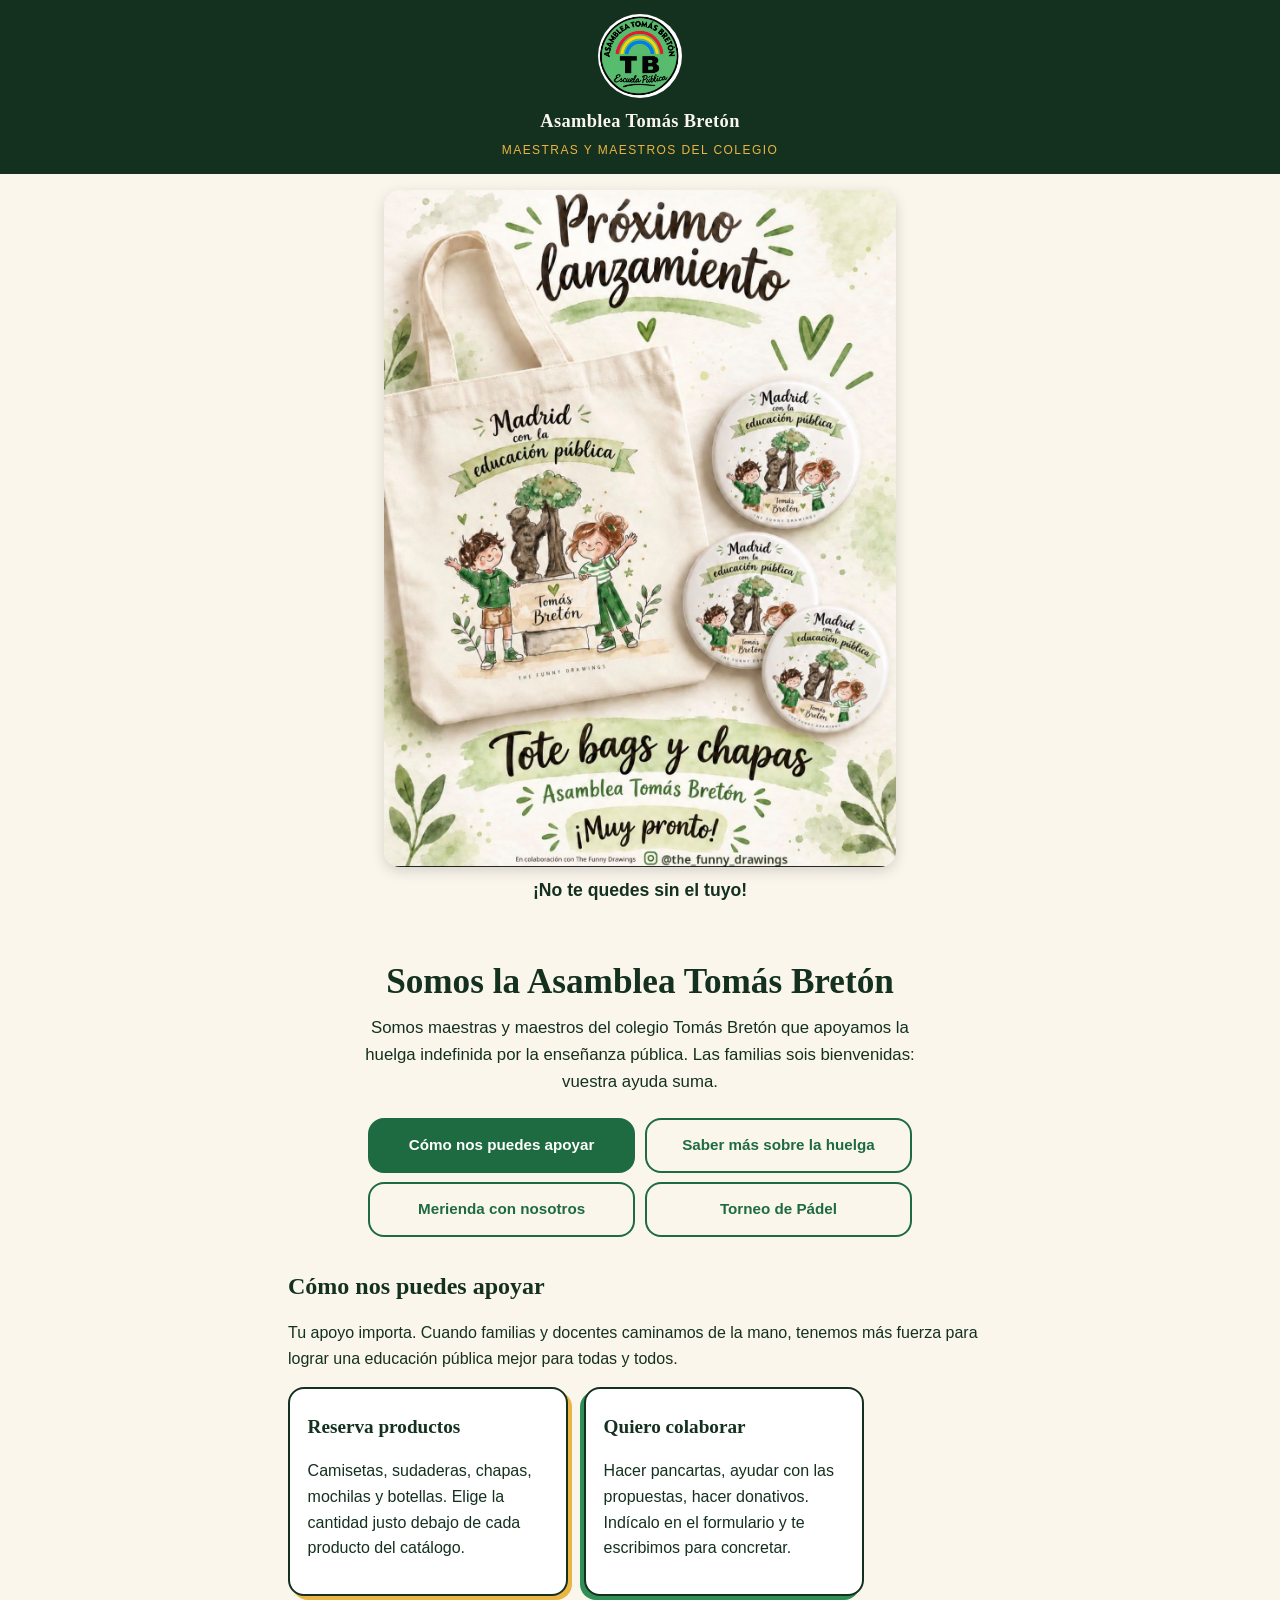
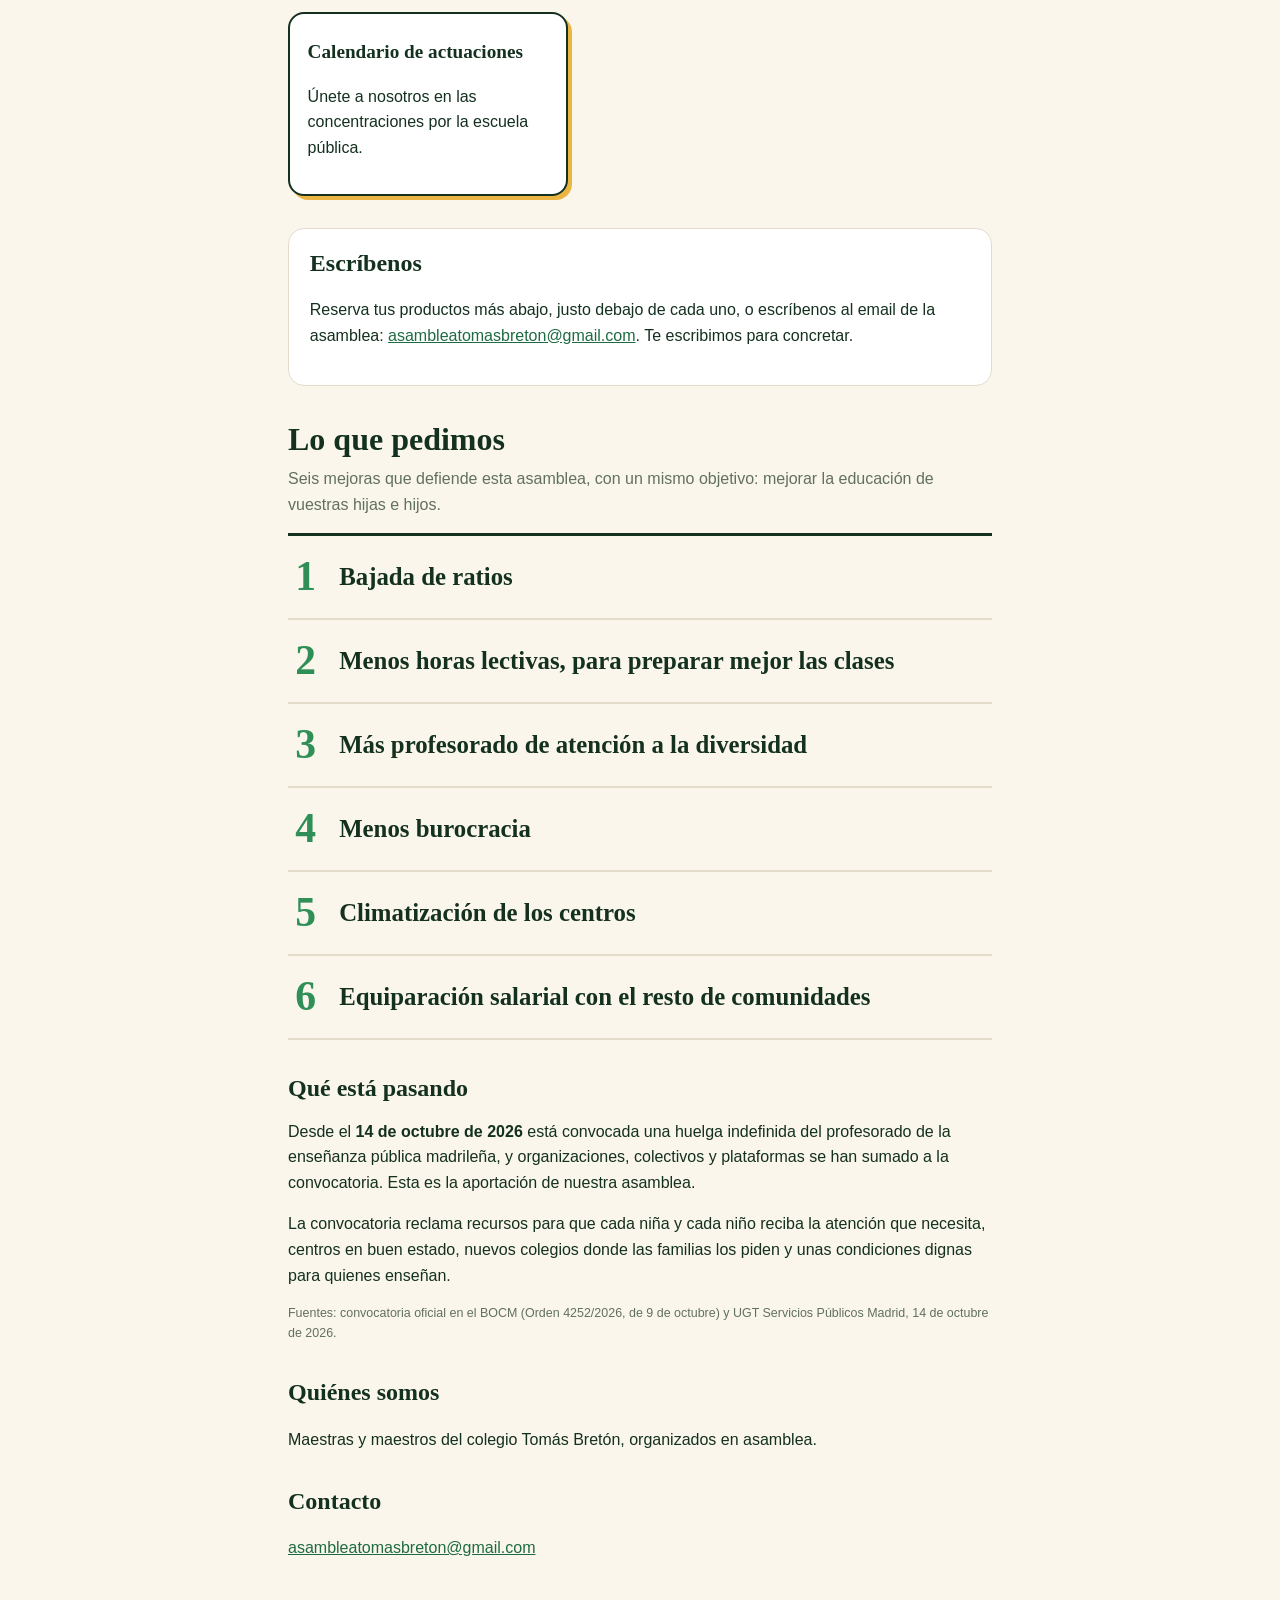
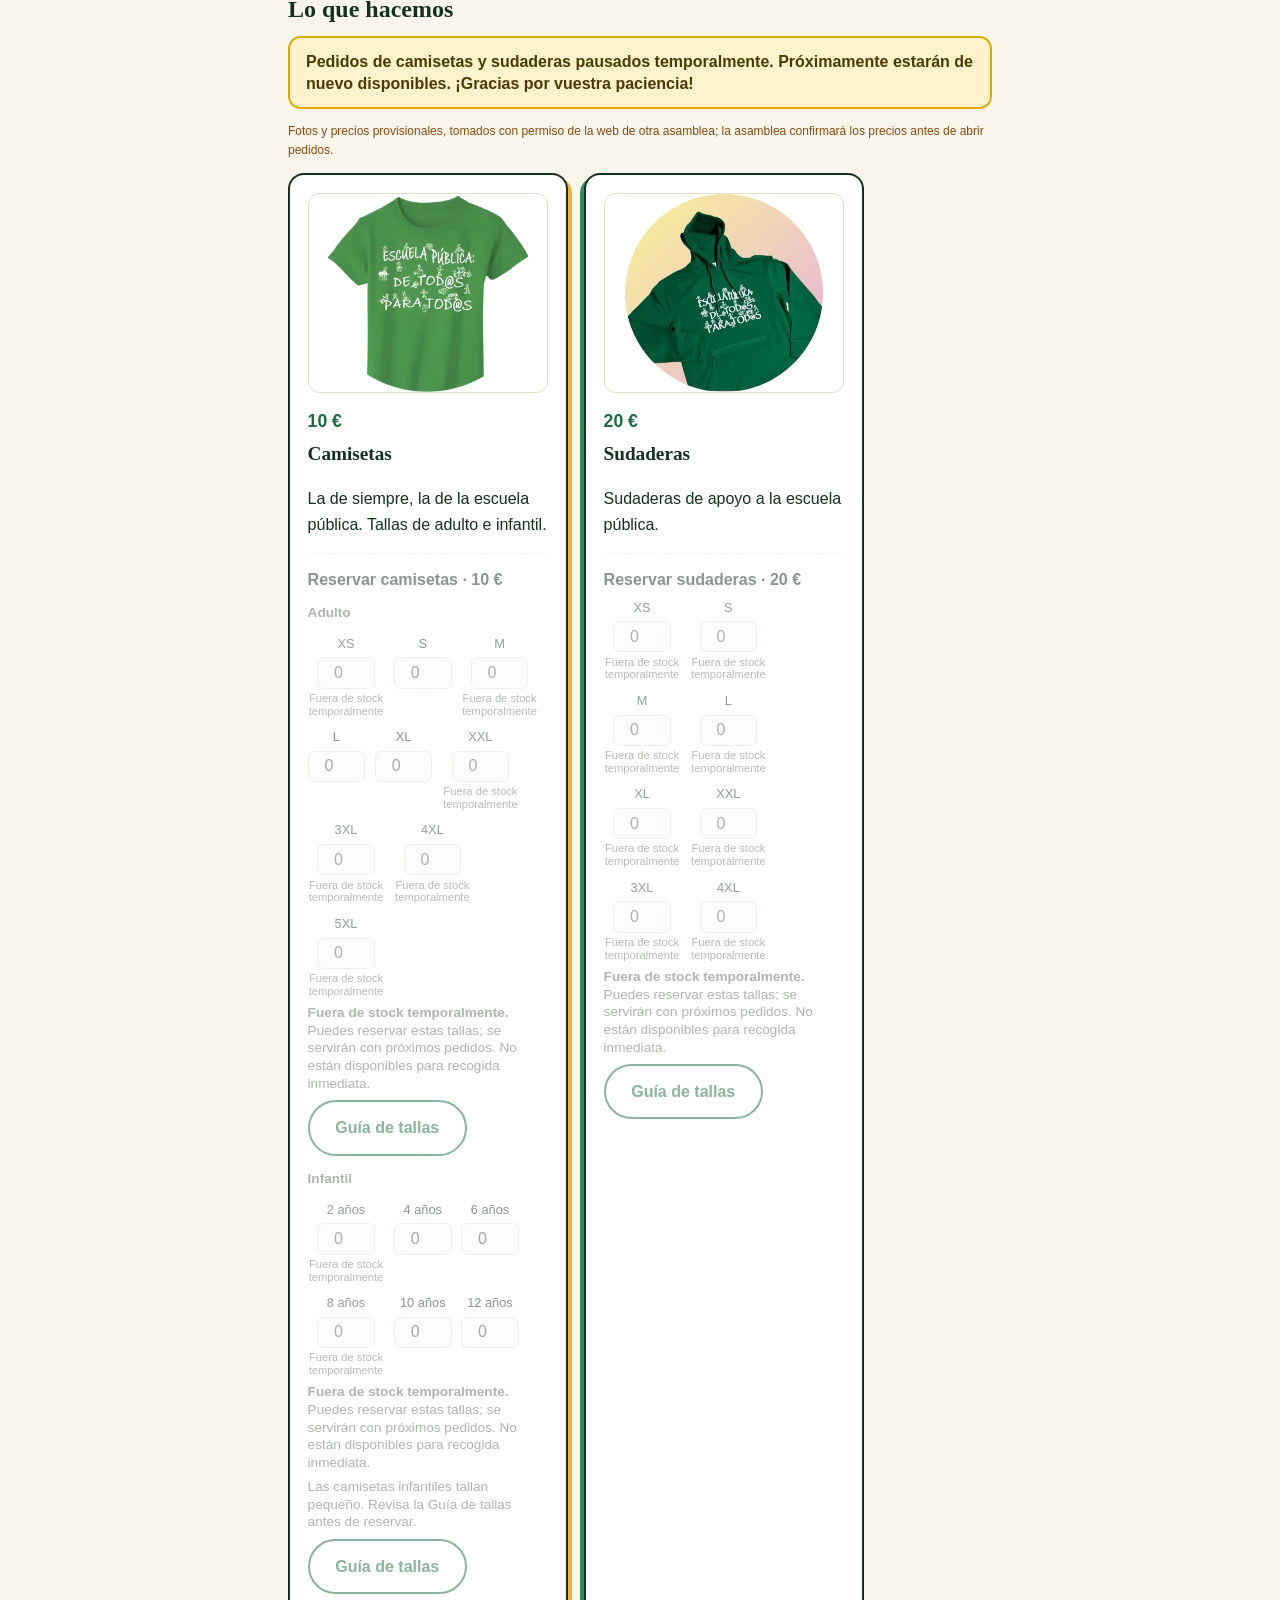
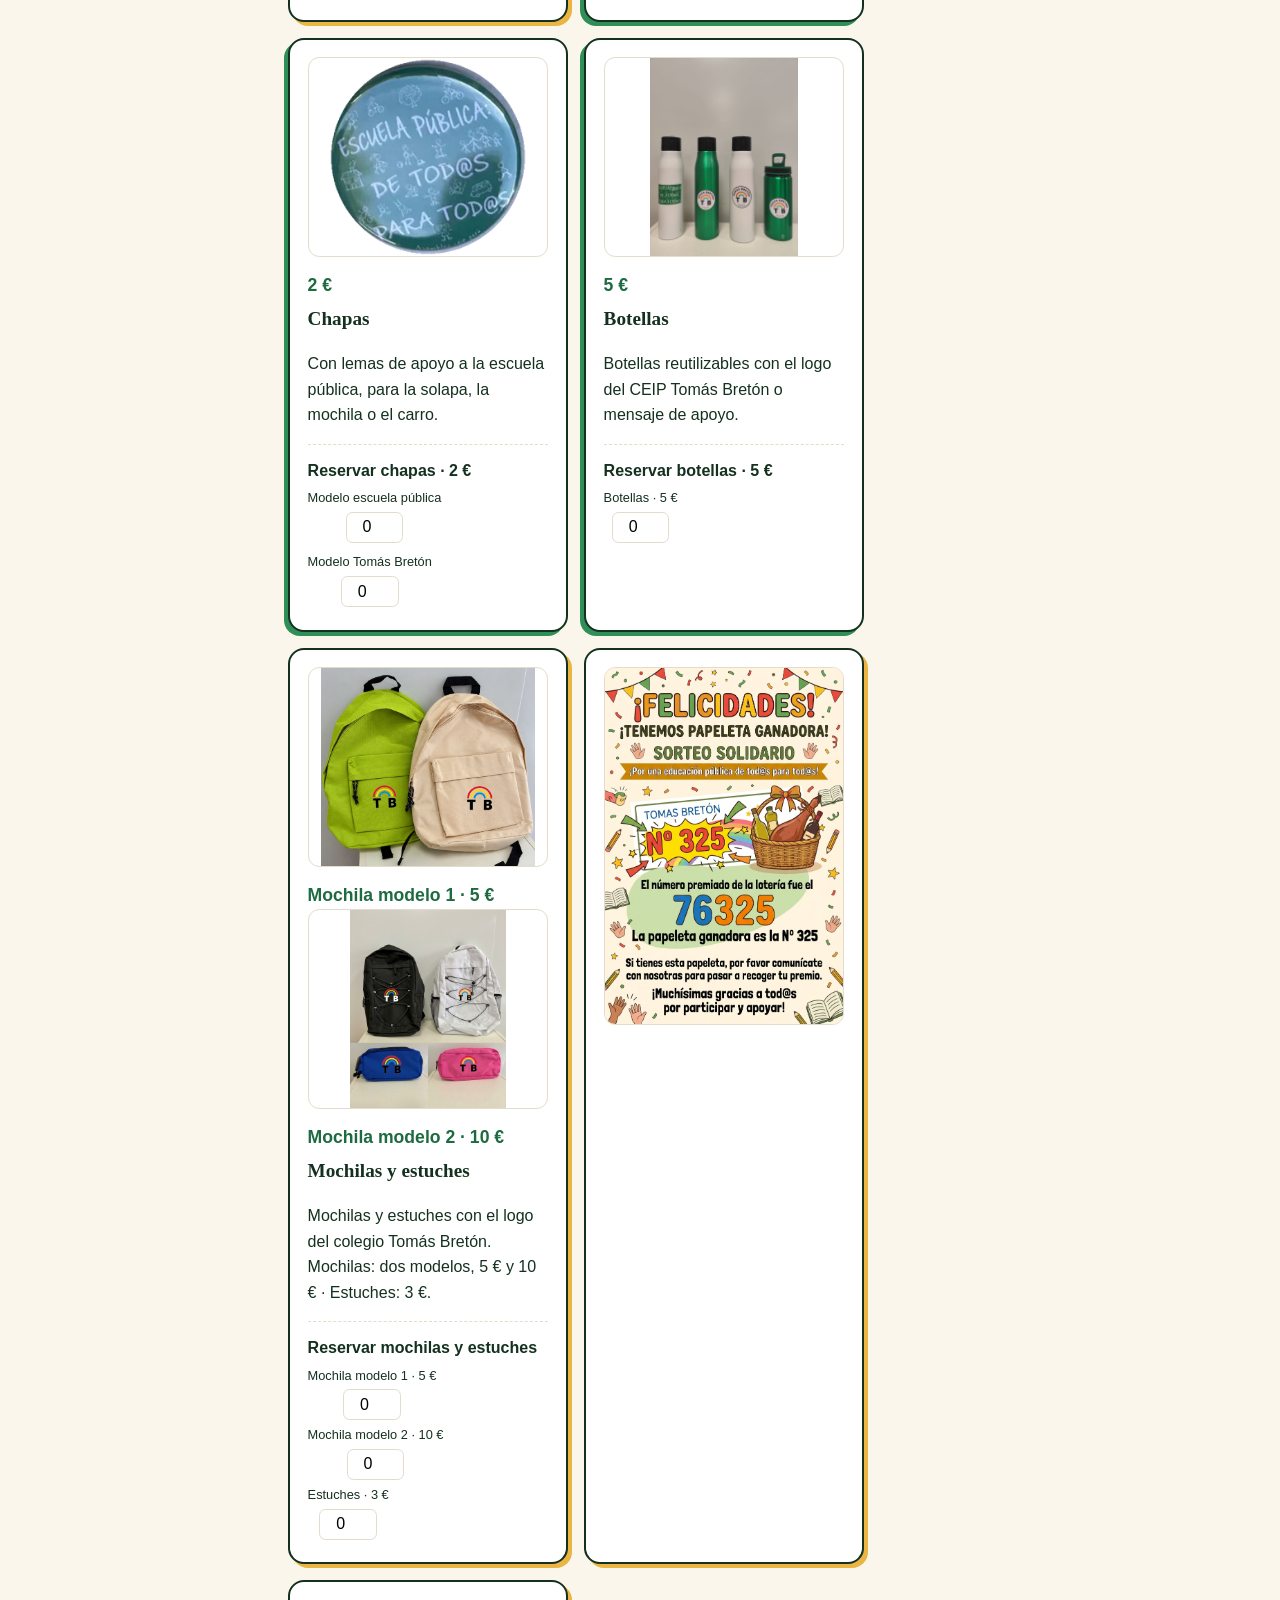
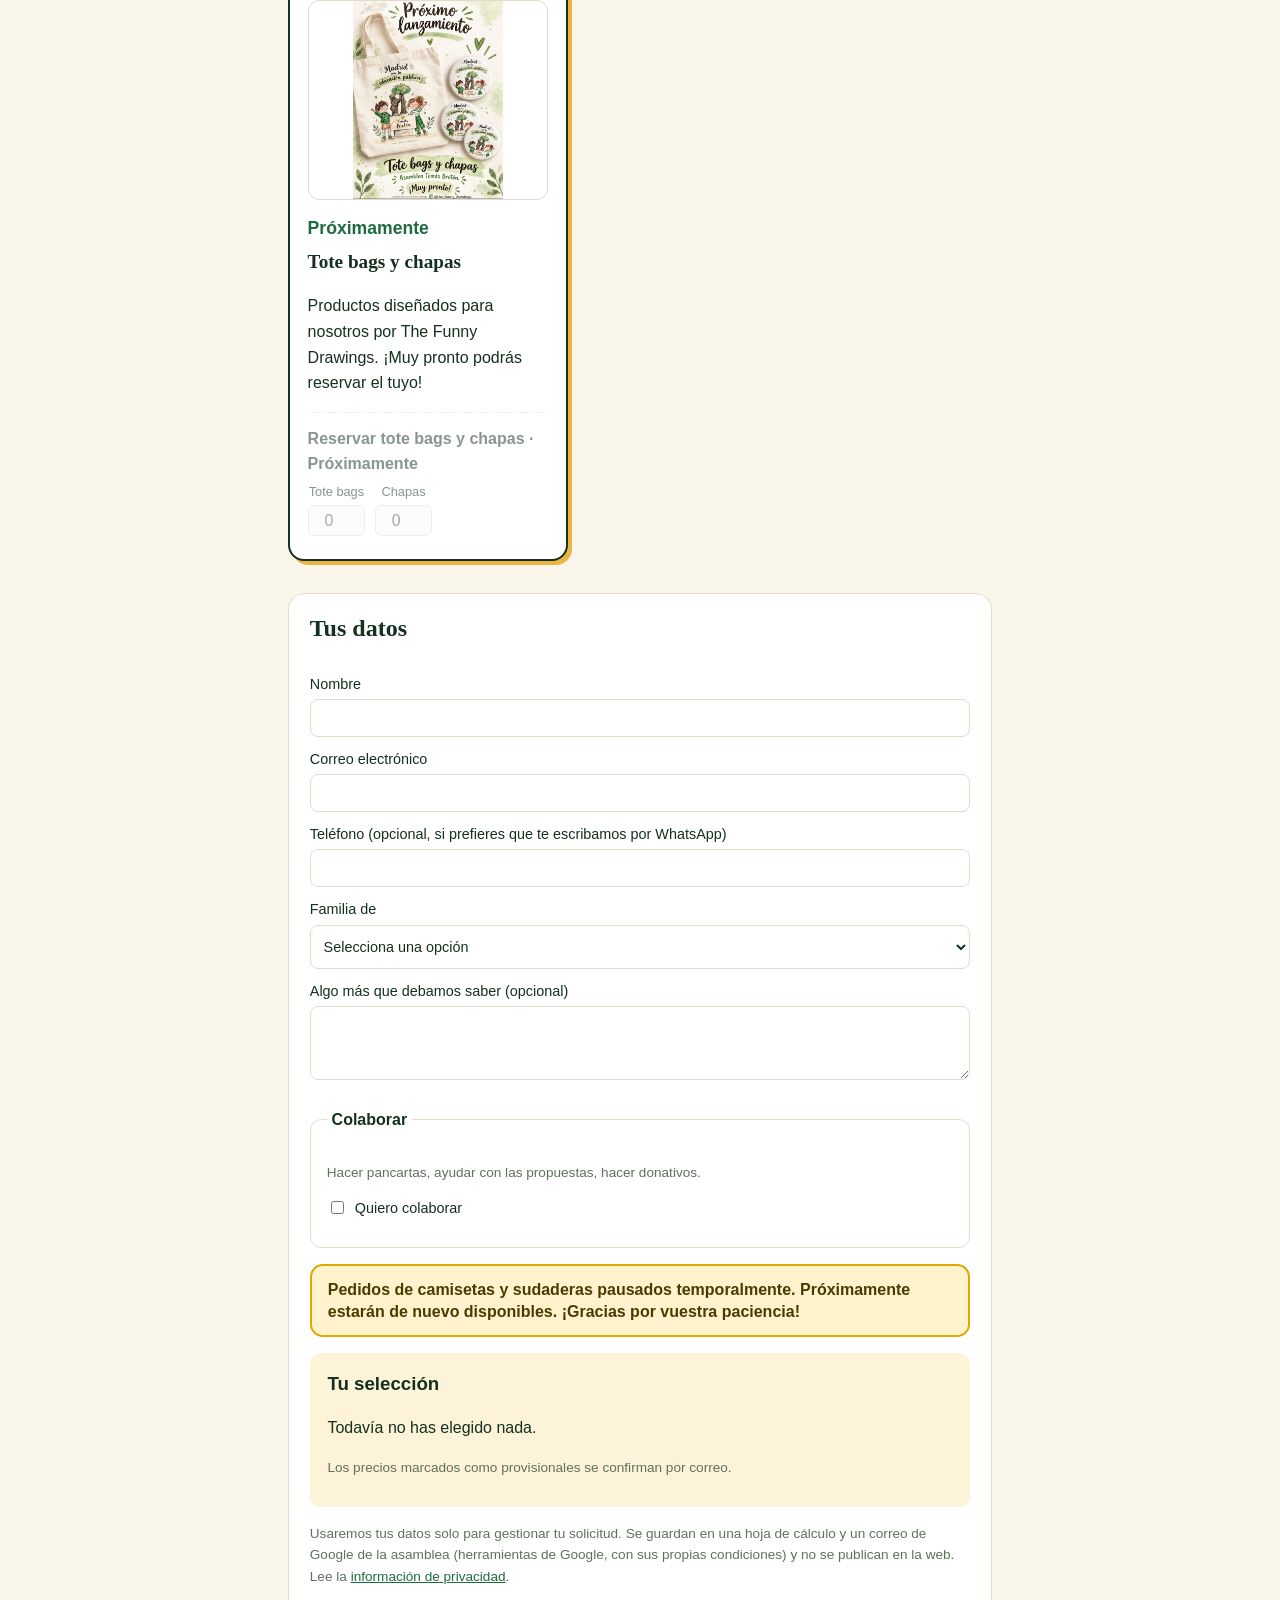
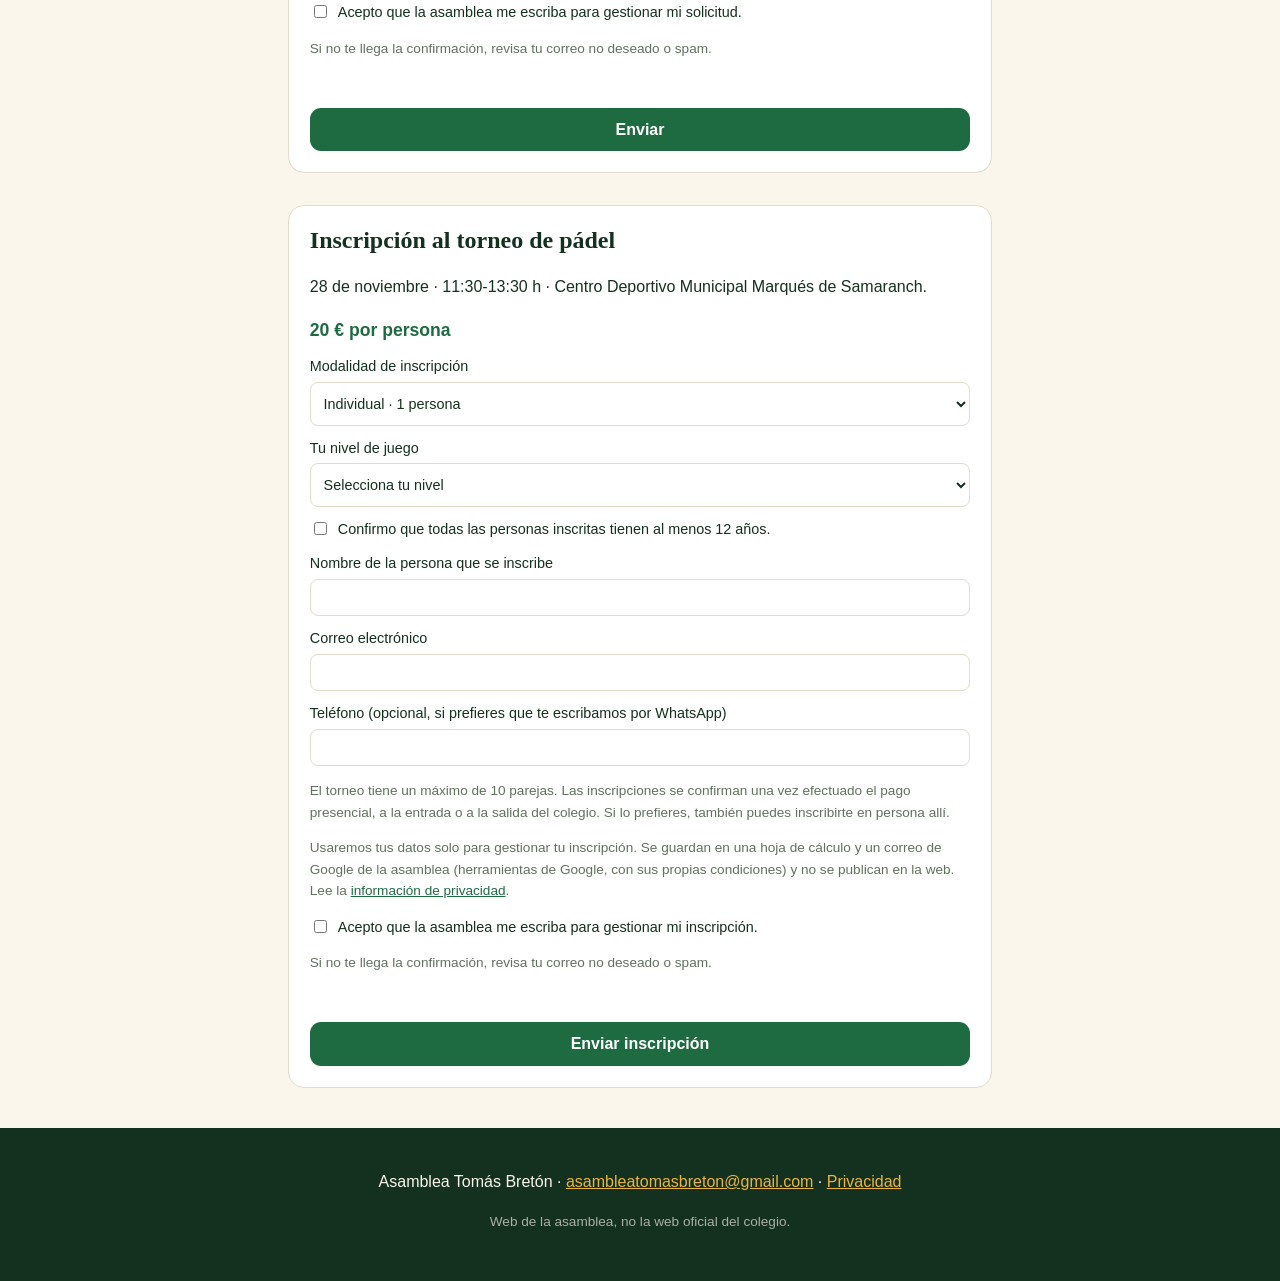
<file: index.html>
<!doctype html>
<html lang="es">
<head>
<meta charset="utf-8">
<meta name="viewport" content="width=device-width, initial-scale=1">
<meta name="robots" content="noindex"><title>Asamblea Tomás Bretón · Apoya la escuela pública</title>
<meta name="description" content="Web de la Asamblea Tomás Bretón: maestras y maestros del colegio. Reserva camisetas, sudaderas, chapas, mochilas y botellas, papeletas del sorteo de una cesta o haz un donativo.">
<link rel="stylesheet" href="assets/style.css">
<style>.productos .producto img{height:200px;object-fit:contain;background:#fff}.top .logo{display:block;width:84px;height:84px;border-radius:50%;margin:0 auto .55rem} .campo select{display:block;width:100%;margin-top:.2rem;padding:.55rem;border:1px solid var(--borde);border-radius:.5rem;font:inherit;background:white;color:var(--tinta);min-height:44px}[hidden]{display:none!important}.hero-acciones{display:grid!important;grid-template-columns:1fr 1fr;gap:.6rem;max-width:34rem;margin:0 auto}.hero-acciones .boton{display:flex;align-items:center;justify-content:center;text-align:center;padding:.7rem .8rem;font-size:.95rem;border-radius:1rem;min-height:3.4rem}.tallas label.agotada{opacity:.9}.aviso-stock{font-size:.85rem;line-height:1.3;color:var(--gris);margin:.4rem 0}.tallas .nota-agotada{font-size:.7rem;line-height:1.15;color:var(--gris);text-align:center;max-width:4.8rem}.aviso-pausa{background:#fff3cd;border:2px solid #e0a800;border-radius:.8rem;padding:.8rem 1rem;margin:.8rem 0;color:#4a3b00;line-height:1.35}.pedir.pausado{opacity:.5;pointer-events:none}</style>
<style>.lanz{max-width:34rem;margin:1rem auto;text-align:center;padding:0 1rem}.lanz img{width:100%;border-radius:1rem;display:block;box-shadow:0 4px 14px rgba(0,0,0,.15)}.lanz p{font-weight:700;margin:.6rem 0 0;font-size:1.1rem}</style></head>
<body>
<a class="saltar" href="#productos">Saltar al formulario</a>

<header class="top">
  <img class="logo" src="assets/logo.jpg" alt="Logo de la Asamblea Tomás Bretón">
  <p class="nombre">Asamblea Tomás Bretón</p>
  <p class="badge">Maestras y maestros del colegio</p>
</header>

<main><section class="lanz"><img src="3-cartel-tote-chapas.jpg" alt="Próximo lanzamiento: tote bags y chapas de la Asamblea Tomás Bretón. Muy pronto"><p>¡No te quedes sin el tuyo!</p></section>
  <section class="hero">
    <h1>Somos la Asamblea Tomás Bretón</h1>
    <p class="lede">Somos maestras y maestros del colegio Tomás Bretón que apoyamos la huelga indefinida por la enseñanza pública. Las familias sois bienvenidas: vuestra ayuda suma.</p>
    <div class="hero-acciones">
      <a class="boton" href="#apoyar">Cómo nos puedes apoyar</a>
      <a class="boton boton-sec" href="#peticiones">Saber más sobre la huelga</a>
      <a class="boton boton-sec" href="1-merienda-por-la-publica-2026-11-10.jpg" target="_blank" rel="noopener">Merienda con nosotros</a>
      <a class="boton boton-sec" href="3-torneo-padel.html">Torneo de Pádel</a>
    </div>
  </section>

  <section id="apoyar">
    <h2>Cómo nos puedes apoyar</h2>
    <p class="apoyo">Tu apoyo importa. Cuando familias y docentes caminamos de la mano, tenemos más fuerza para lograr una educación pública mejor para todas y todos.</p>
    <div class="rejilla">
      <article class="producto sticker">
        <h3>Reserva productos</h3>
        <p>Camisetas, sudaderas, chapas, mochilas y botellas. Elige la cantidad justo debajo de cada producto del catálogo.</p>
        <a class="tarjeta-enlace" href="#productos" aria-label="Ir a los productos"></a>
      </article>
      <article class="producto sticker giro">
        <h3>Quiero colaborar</h3>
        <p>Hacer pancartas, ayudar con las propuestas, hacer donativos. Indícalo en el formulario y te escribimos para concretar.</p>
        <a class="tarjeta-enlace" href="#tus-datos" aria-label="Ir al formulario para colaborar"></a>
      </article>
      <article class="producto sticker">
        <h3>Calendario de actuaciones</h3>
        <p>Únete a nosotros en las concentraciones por la escuela pública.</p>
        <a class="tarjeta-enlace" href="1-calendario-actuaciones-nueva.jpg" target="_blank" rel="noopener" aria-label="Abrir el calendario de actuaciones"></a>
      </article>
    </div>
  </section>

  <section id="escribenos" class="formulario">
    <h2>Escríbenos</h2>
    <p>Reserva tus productos más abajo, justo debajo de cada uno, o escríbenos al email de la asamblea: <a href="mailto:asambleatomasbreton@gmail.com">asambleatomasbreton@gmail.com</a>. Te escribimos para concretar.</p>
  </section>



  <section class="peticiones" id="peticiones">
    <h2>Lo que pedimos</h2>
    <p class="peticiones-intro">Seis mejoras que defiende esta asamblea, con un mismo objetivo: mejorar la educación de vuestras hijas e hijos.</p>
    <ul>
      <li>Bajada de ratios</li>
      <li>Menos horas lectivas, para preparar mejor las clases</li>
      <li>Más profesorado de atención a la diversidad</li>
      <li>Menos burocracia</li>
      <li>Climatización de los centros</li>
      <li>Equiparación salarial con el resto de comunidades</li>
    </ul>
  </section>

  <section class="contexto" id="huelga">
    <h2>Qué está pasando</h2>
    <p>Desde el <strong>14 de octubre de 2026</strong> está convocada una huelga indefinida del profesorado de la enseñanza pública madrileña, y organizaciones, colectivos y plataformas se han sumado a la convocatoria. Esta es la aportación de nuestra asamblea.</p>
    <p>La convocatoria reclama recursos para que cada niña y cada niño reciba la atención que necesita, centros en buen estado, nuevos colegios donde las familias los piden y unas condiciones dignas para quienes enseñan.</p>
    <p class="fuentes">Fuentes: convocatoria oficial en el BOCM (Orden 4252/2026, de 9 de octubre) y UGT Servicios Públicos Madrid, 14 de octubre de 2026.</p>
  </section>

  <section class="texto" id="quienes">
    <h2>Quiénes somos</h2>
    <p>Maestras y maestros del colegio Tomás Bretón, organizados en asamblea.</p>
  </section>

  <section class="texto" id="contacto">
    <h2>Contacto</h2>
    <p><a href="mailto:asambleatomasbreton@gmail.com">asambleatomasbreton@gmail.com</a></p>
  </section>

  <form id="form-apoyo" novalidate>
<section class="productos" id="productos">
    <h2>Lo que hacemos</h2>
    <p class="aviso-pausa" role="alert"><strong>Pedidos de camisetas y sudaderas pausados temporalmente. Próximamente estarán de nuevo disponibles. ¡Gracias por vuestra paciencia!</strong></p>
    <p class="provisional">Fotos y precios provisionales, tomados con permiso de la web de otra asamblea; la asamblea confirmará los precios antes de abrir pedidos.</p>
    <div class="rejilla">
      <article class="producto sticker">
        <img src="assets/productos/camiseta.webp" alt="Camiseta verde de ejemplo, con lema de apoyo a la escuela pública">
        <p class="precio">10 €</p>
        <h3>Camisetas</h3>
        <p>La de siempre, la de la escuela pública. Tallas de adulto e infantil.</p>
      <div class="pedir pausado"><p class="pedir-titulo">Reservar camisetas · 10 €</p><div class="tallas" data-producto="Camiseta">
          <p class="grupo-talla">Adulto</p>
          <label class="agotada">XS <input type="number" min="0" max="99" value="0" data-precio="10" data-detalle="adulto XS"><span class="nota-agotada">Fuera de stock temporalmente</span></label>
          <label>S <input type="number" min="0" max="99" value="0" data-precio="10" data-detalle="adulto S"></label>
          <label class="agotada">M <input type="number" min="0" max="99" value="0" data-precio="10" data-detalle="adulto M"><span class="nota-agotada">Fuera de stock temporalmente</span></label>
          <label>L <input type="number" min="0" max="99" value="0" data-precio="10" data-detalle="adulto L"></label>
          <label>XL <input type="number" min="0" max="99" value="0" data-precio="10" data-detalle="adulto XL"></label>
          <label class="agotada">XXL <input type="number" min="0" max="99" value="0" data-precio="10" data-detalle="adulto XXL"><span class="nota-agotada">Fuera de stock temporalmente</span></label>
          <label class="agotada">3XL <input type="number" min="0" max="99" value="0" data-precio="10" data-detalle="adulto 3XL"><span class="nota-agotada">Fuera de stock temporalmente</span></label>
          <label class="agotada">4XL <input type="number" min="0" max="99" value="0" data-precio="10" data-detalle="adulto 4XL"><span class="nota-agotada">Fuera de stock temporalmente</span></label>
          <label class="agotada">5XL <input type="number" min="0" max="99" value="0" data-precio="10" data-detalle="adulto 5XL"><span class="nota-agotada">Fuera de stock temporalmente</span></label>
        </div>
        <p class="aviso-stock"><strong>Fuera de stock temporalmente.</strong> Puedes reservar estas tallas; se servirán con próximos pedidos. No están disponibles para recogida inmediata.</p>
        <p style="margin:.5rem 0"><a class="boton boton-sec" href="guia-tallas-camisetas.jpg" target="_blank" rel="noopener">Guía de tallas</a></p>
        <div class="tallas" data-producto="Camiseta">
          <p class="grupo-talla">Infantil</p>
          <label class="agotada">2 años <input type="number" min="0" max="99" value="0" data-precio="10" data-detalle="infantil 2 años"><span class="nota-agotada">Fuera de stock temporalmente</span></label>
          <label>4 años <input type="number" min="0" max="99" value="0" data-precio="10" data-detalle="infantil 4 años"></label>
          <label>6 años <input type="number" min="0" max="99" value="0" data-precio="10" data-detalle="infantil 6 años"></label>
          <label class="agotada">8 años <input type="number" min="0" max="99" value="0" data-precio="10" data-detalle="infantil 8 años"><span class="nota-agotada">Fuera de stock temporalmente</span></label>
          <label>10 años <input type="number" min="0" max="99" value="0" data-precio="10" data-detalle="infantil 10 años"></label>
          <label>12 años <input type="number" min="0" max="99" value="0" data-precio="10" data-detalle="infantil 12 años"></label>
        </div>
        <p class="aviso-stock"><strong>Fuera de stock temporalmente.</strong> Puedes reservar estas tallas; se servirán con próximos pedidos. No están disponibles para recogida inmediata.</p>
        <p class="aviso-stock">Las camisetas infantiles tallan pequeño. Revisa la Guía de tallas antes de reservar.</p>
        <p style="margin:.5rem 0"><a class="boton boton-sec" href="guia-tallas-camisetas-infantil.jpg" target="_blank" rel="noopener">Guía de tallas</a></p></div>
      </article>
      <article class="producto sticker giro">
        <img src="assets/productos/sudadera.webp" alt="Sudadera verde de referencia con capucha y lema Escuela pública: de tod@s para tod@s">
        <p class="precio">20 €</p>
        <h3>Sudaderas</h3>
        <p>Sudaderas de apoyo a la escuela pública.</p>
      <div class="pedir pausado"><p class="pedir-titulo">Reservar sudaderas · 20 €</p><div class="tallas" data-producto="Sudadera">
          <label class="agotada">XS <input type="number" min="0" max="99" value="0" data-precio="20" data-detalle="talla XS"><span class="nota-agotada">Fuera de stock temporalmente</span></label>
          <label class="agotada">S <input type="number" min="0" max="99" value="0" data-precio="20" data-detalle="talla S"><span class="nota-agotada">Fuera de stock temporalmente</span></label>
          <label class="agotada">M <input type="number" min="0" max="99" value="0" data-precio="20" data-detalle="talla M"><span class="nota-agotada">Fuera de stock temporalmente</span></label>
          <label class="agotada">L <input type="number" min="0" max="99" value="0" data-precio="20" data-detalle="talla L"><span class="nota-agotada">Fuera de stock temporalmente</span></label>
          <label class="agotada">XL <input type="number" min="0" max="99" value="0" data-precio="20" data-detalle="talla XL"><span class="nota-agotada">Fuera de stock temporalmente</span></label>
          <label class="agotada">XXL <input type="number" min="0" max="99" value="0" data-precio="20" data-detalle="talla XXL"><span class="nota-agotada">Fuera de stock temporalmente</span></label>
          <label class="agotada">3XL <input type="number" min="0" max="99" value="0" data-precio="20" data-detalle="talla 3XL"><span class="nota-agotada">Fuera de stock temporalmente</span></label>
          <label class="agotada">4XL <input type="number" min="0" max="99" value="0" data-precio="20" data-detalle="talla 4XL"><span class="nota-agotada">Fuera de stock temporalmente</span></label>
        </div>
        <p class="aviso-stock"><strong>Fuera de stock temporalmente.</strong> Puedes reservar estas tallas; se servirán con próximos pedidos. No están disponibles para recogida inmediata.</p>
        <p style="margin:.5rem 0"><a class="boton boton-sec" href="guia-tallas-sudaderas.jpg" target="_blank" rel="noopener">Guía de tallas</a></p></div>
      </article>
      <article class="producto sticker giro">
        <img src="assets/productos/chapa-de-todas.webp" alt="Chapa de ejemplo con lema de apoyo">
        <p class="precio">2 €</p>
        <h3>Chapas</h3>
        <p>Con lemas de apoyo a la escuela pública, para la solapa, la mochila o el carro.</p>
      <div class="pedir"><p class="pedir-titulo">Reservar chapas · 2 €</p><div class="tallas" data-producto="Chapa">
          <label>Modelo escuela pública <input type="number" min="0" max="99" value="0" data-precio="2" data-detalle="Modelo escuela pública"></label>
          <label>Modelo Tomás Bretón <input type="number" min="0" max="99" value="0" data-precio="2" data-detalle="Modelo Tomás Bretón"></label>
        </div></div>
      </article>
      <article class="producto sticker giro">
        <img src="assets/productos/1-botellas.jpg" alt="Dos botellas reutilizables blancas"><p class="precio">5 €</p>
        <h3>Botellas</h3>
        <p>Botellas reutilizables con el logo del CEIP Tomás Bretón o mensaje de apoyo.</p>
      <div class="pedir"><p class="pedir-titulo">Reservar botellas · 5 €</p><div class="tallas" data-producto="Botella">
          <label>Botellas · 5 € <input type="number" min="0" max="99" value="0" data-precio="5" data-detalle="botella"></label>
        </div></div>
      </article>
      <article class="producto sticker">
        <img src="assets/productos/1-mochilas.jpg" alt="Mochilas con el logo de colores de la asamblea"><p class="precio">Mochila modelo 1 · 5 €</p>
        <img src="assets/productos/2-mochilas-2.jpg" alt="Mochilas y estuches con el logo de colores de la asamblea"><p class="precio">Mochila modelo 2 · 10 €</p>
        <h3>Mochilas y estuches</h3>
        <p>Mochilas y estuches con el logo del colegio Tomás Bretón. Mochilas: dos modelos, 5 € y 10 € · Estuches: 3 €.</p><div class="pedir"><p class="pedir-titulo">Reservar mochilas y estuches</p><div class="tallas" data-producto="Mochila"><label>Mochila modelo 1 · 5 € <input type="number" min="0" max="99" value="0" data-precio="5" data-detalle="modelo 1 · 5 €"></label></div><div class="tallas" data-producto="Mochila"><label>Mochila modelo 2 · 10 € <input type="number" min="0" max="99" value="0" data-precio="10" data-detalle="modelo 2 · 10 €"></label></div><div class="tallas" data-producto="Estuche"><label>Estuches · 3 € <input type="number" min="0" max="99" value="0" data-precio="3" data-detalle="estuche"></label></div></div>
      </article>
      <article class="producto sticker" id="papeletas">
        <img src="1-papeleta-ganadora.jpg" alt="¡Felicidades! Tenemos papeleta ganadora del sorteo solidario: la nº 325. El número premiado de la lotería fue el 76325." style="height:auto;max-height:none;object-fit:contain">
      </article>
      <article class="producto sticker" id="tote-chapas">
        <img src="3-cartel-tote-chapas.jpg" alt="Próximo lanzamiento: tote bags y chapas de la Asamblea Tomás Bretón">
        <p class="precio">Próximamente</p>
        <h3>Tote bags y chapas</h3>
        <p>Productos diseñados para nosotros por The Funny Drawings. ¡Muy pronto podrás reservar el tuyo!</p>
      <div class="pedir pausado"><p class="pedir-titulo">Reservar tote bags y chapas · Próximamente</p><div class="tallas" data-producto="Tote bag y chapa nuevas">
          <label>Tote bags <input type="number" min="0" max="99" value="0" disabled data-precio="0" data-detalle="tote bag"></label>
          <label>Chapas <input type="number" min="0" max="99" value="0" disabled data-precio="0" data-detalle="chapa Madrid con la educación pública"></label>
        </div></div>
      </article>
    </div>
  </section>

    <section class="formulario" id="tus-datos">
      <h2>Tus datos</h2>
      <fieldset class="sin-borde">
        <legend class="solo-lectores">Tus datos</legend>
        <label class="campo">Nombre
          <input type="text" name="nombre" required autocomplete="name">
        </label>
        <label class="campo">Correo electrónico
          <input type="email" name="email" required autocomplete="email">
        </label>
        <label class="campo">Teléfono (opcional, si prefieres que te escribamos por WhatsApp)
          <input type="tel" name="telefono" autocomplete="tel">
        </label>
        <label class="campo">Familia de
          <select name="familia-tipo" id="familia-tipo" required>
            <option value="">Selecciona una opción</option>
            <option value="nombre">Familia de un niño o niña del cole</option>
            <option value="sin-hijos">No tengo hijos en el cole</option>
          </select>
        </label>
        <label class="campo" id="familia-nombre-wrap" hidden>Nombre del niño o de la niña
          <input type="text" name="familia" id="familia-de" autocomplete="off">
        </label>
        <label class="campo">Algo más que debamos saber (opcional)
          <textarea name="comentario" rows="3"></textarea>
        </label>
        <label class="campo hp" aria-hidden="true">Empresa
          <input type="text" name="empresa" tabindex="-1" autocomplete="off">
        </label>
      </fieldset>
      <fieldset>
        <legend>Colaborar</legend>
        <p class="nota">Hacer pancartas, ayudar con las propuestas, hacer donativos.</p>
        <label class="campo check">
          <input type="checkbox" id="quiero-donar"> Quiero colaborar
        </label>
      </fieldset>
      <p class="aviso-pausa" role="alert"><strong>Pedidos de camisetas y sudaderas pausados temporalmente. Próximamente estarán de nuevo disponibles. ¡Gracias por vuestra paciencia!</strong></p>
      <div class="resumen">
        <h3>Tu selección</h3>
        <p id="resumen-detalle">Todavía no has elegido nada.</p>
        <p class="nota">Los precios marcados como provisionales se confirman por correo.</p>
      </div>

      <p class="nota">Usaremos tus datos solo para gestionar tu solicitud. Se guardan en una hoja de cálculo y un correo de Google de la asamblea (herramientas de Google, con sus propias condiciones) y no se publican en la web. Lee la <a href="privacidad.html">información de privacidad</a>.</p>
      <label class="campo check">
        <input type="checkbox" id="privacidad-ok" required> Acepto que la asamblea me escriba para gestionar mi solicitud.
      </label>

      <p class="nota">Si no te llega la confirmación, revisa tu correo no deseado o spam.</p>
      <p id="estado-envio" class="estado" role="status"></p>
      <button type="submit" class="boton">Enviar</button>
    </section>
</form>
  <form id="form-padel" novalidate>
    <section class="formulario" id="inscripcion-padel">
      <h2>Inscripción al torneo de pádel</h2>
      <p>28 de noviembre · 11:30-13:30 h · Centro Deportivo Municipal Marqués de Samaranch.</p>
      <p class="precio">20 € por persona</p>
      <label class="campo">Modalidad de inscripción
        <select id="padel-modalidad"><option value="individual">Individual · 1 persona</option><option value="pareja">Por parejas · 2 personas</option></select>
      </label>
      <label class="campo">Tu nivel de juego
        <select id="padel-nivel"><option value="">Selecciona tu nivel</option><option>Alto</option><option>Medio</option><option>Bajo</option></select>
      </label>
      <div id="padel-pareja" hidden>
        <label class="campo">Nombre de tu pareja de juego<input id="padel-pareja-nombre" type="text" maxlength="100" autocomplete="off"></label>
        <label class="campo">Nivel de tu pareja de juego
          <select id="padel-pareja-nivel"><option value="">Selecciona su nivel</option><option>Alto</option><option>Medio</option><option>Bajo</option></select>
        </label>
      </div>
      <label class="campo check"><input type="checkbox" id="padel-edad"> Confirmo que todas las personas inscritas tienen al menos 12 años.</label>
      <label class="campo">Nombre de la persona que se inscribe
        <input id="padel-nombre" type="text" maxlength="100" autocomplete="name">
      </label>
      <label class="campo">Correo electrónico
        <input id="padel-email" type="email" maxlength="100" autocomplete="email">
      </label>
      <label class="campo">Teléfono (opcional, si prefieres que te escribamos por WhatsApp)
        <input id="padel-telefono" type="tel" maxlength="30" autocomplete="tel">
      </label>
      <label class="campo hp" aria-hidden="true">Empresa
        <input id="padel-empresa" type="text" tabindex="-1" autocomplete="off">
      </label>
      <p class="nota">El torneo tiene un máximo de 10 parejas. Las inscripciones se confirman una vez efectuado el pago presencial, a la entrada o a la salida del colegio. Si lo prefieres, también puedes inscribirte en persona allí.</p>
      <p class="nota">Usaremos tus datos solo para gestionar tu inscripción. Se guardan en una hoja de cálculo y un correo de Google de la asamblea (herramientas de Google, con sus propias condiciones) y no se publican en la web. Lee la <a href="privacidad.html">información de privacidad</a>.</p>
      <label class="campo check">
        <input type="checkbox" id="padel-privacidad-ok"> Acepto que la asamblea me escriba para gestionar mi inscripción.
      </label>
      <p class="nota">Si no te llega la confirmación, revisa tu correo no deseado o spam.</p>
      <p id="padel-estado" class="estado" role="status"></p>
      <button type="submit" class="boton" id="padel-enviar">Enviar inscripción</button>
    </section>
  </form>
</main>

<footer class="pie">
  <p>Asamblea Tomás Bretón · <a href="mailto:asambleatomasbreton@gmail.com">asambleatomasbreton@gmail.com</a> · <a href="privacidad.html">Privacidad</a></p>
  <p class="nota">Web de la asamblea, no la web oficial del colegio.</p>
</footer>

<script src="assets/config.js"></script>
<script src="4-site.js"></script>
</body>
</html>
</file>
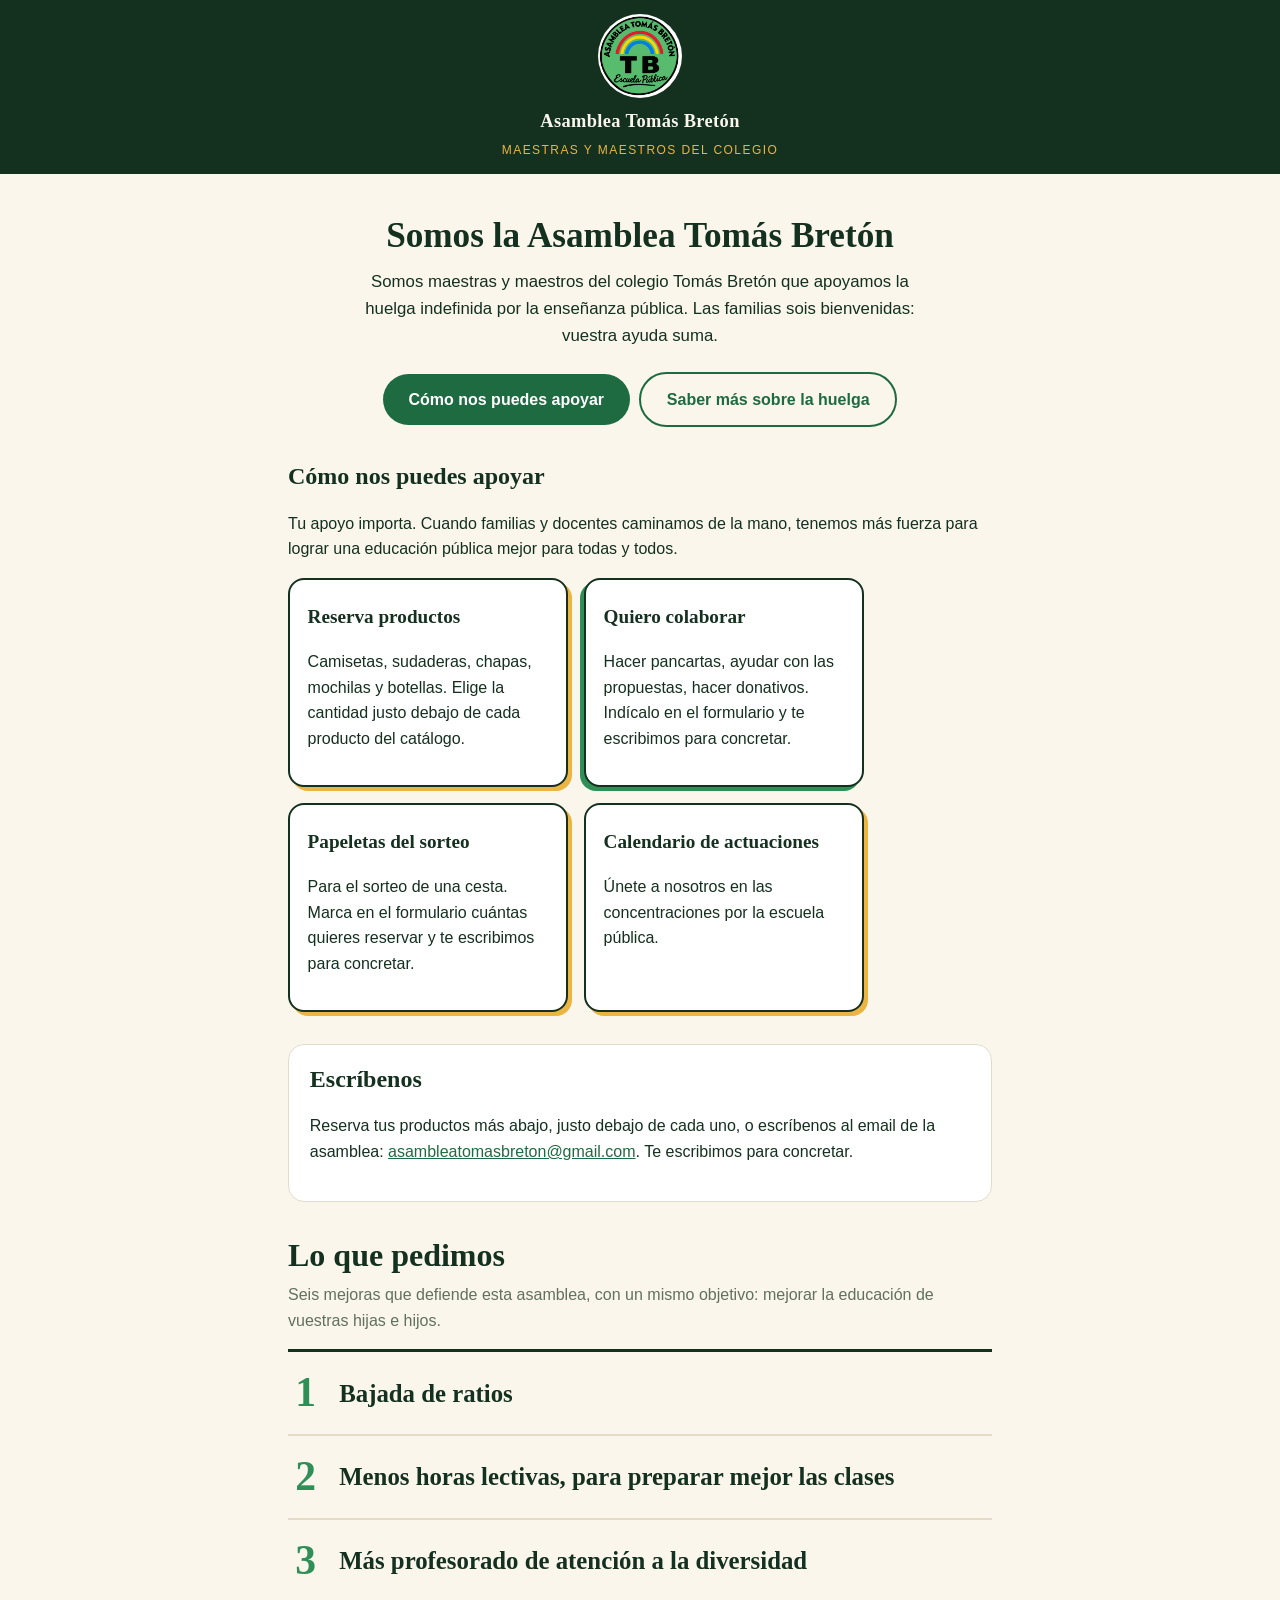
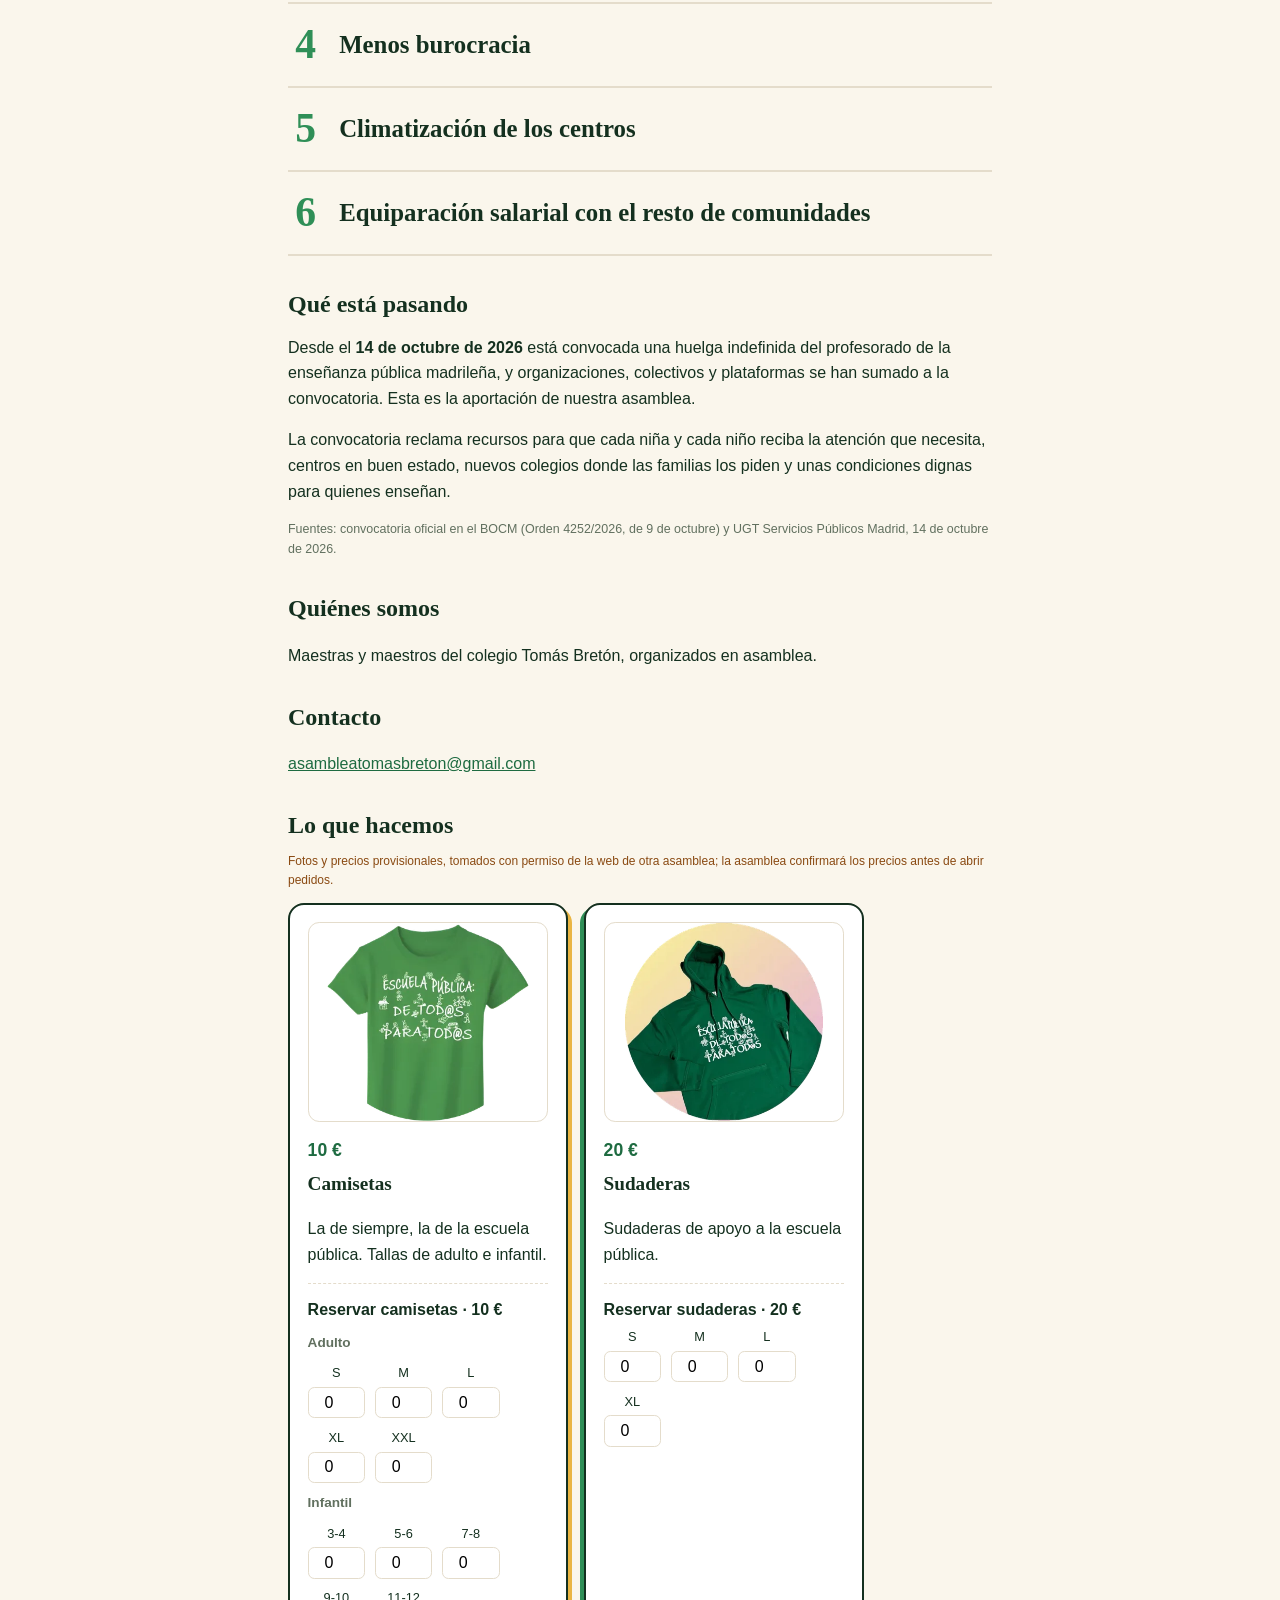
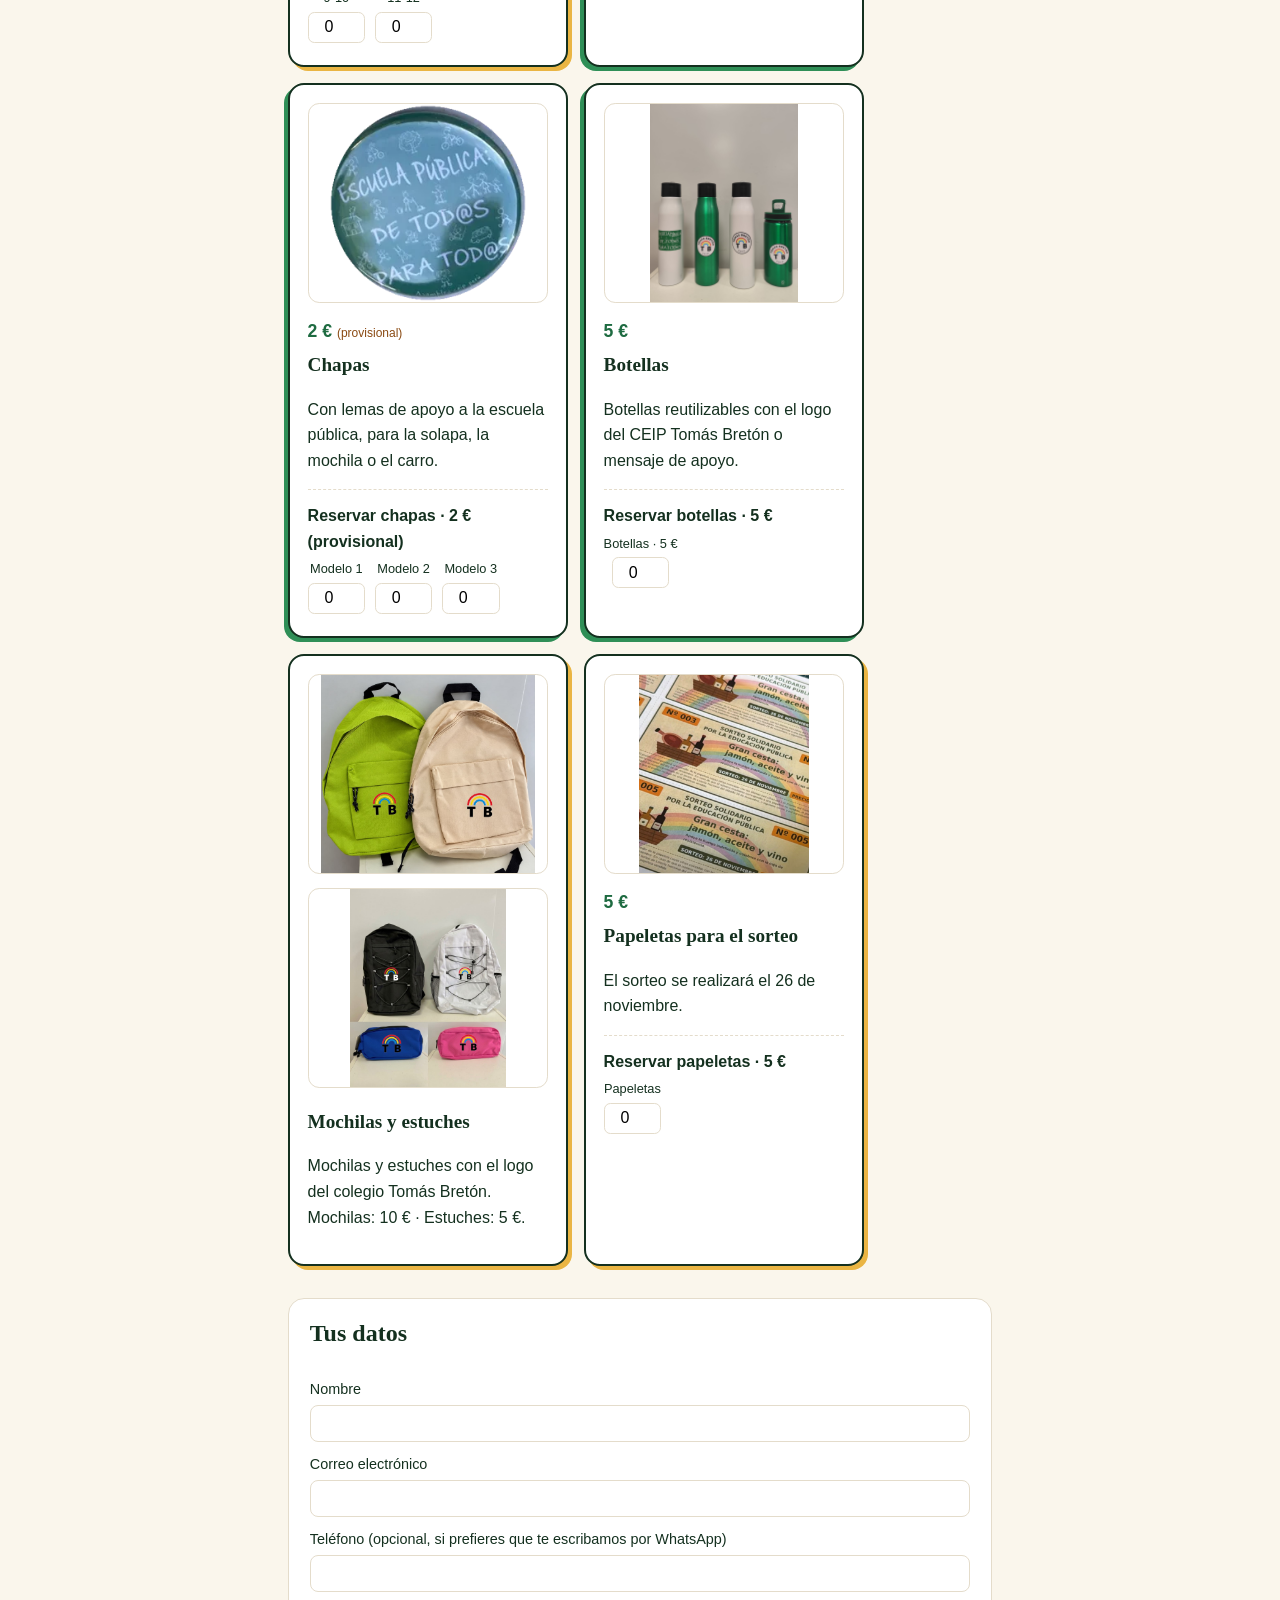
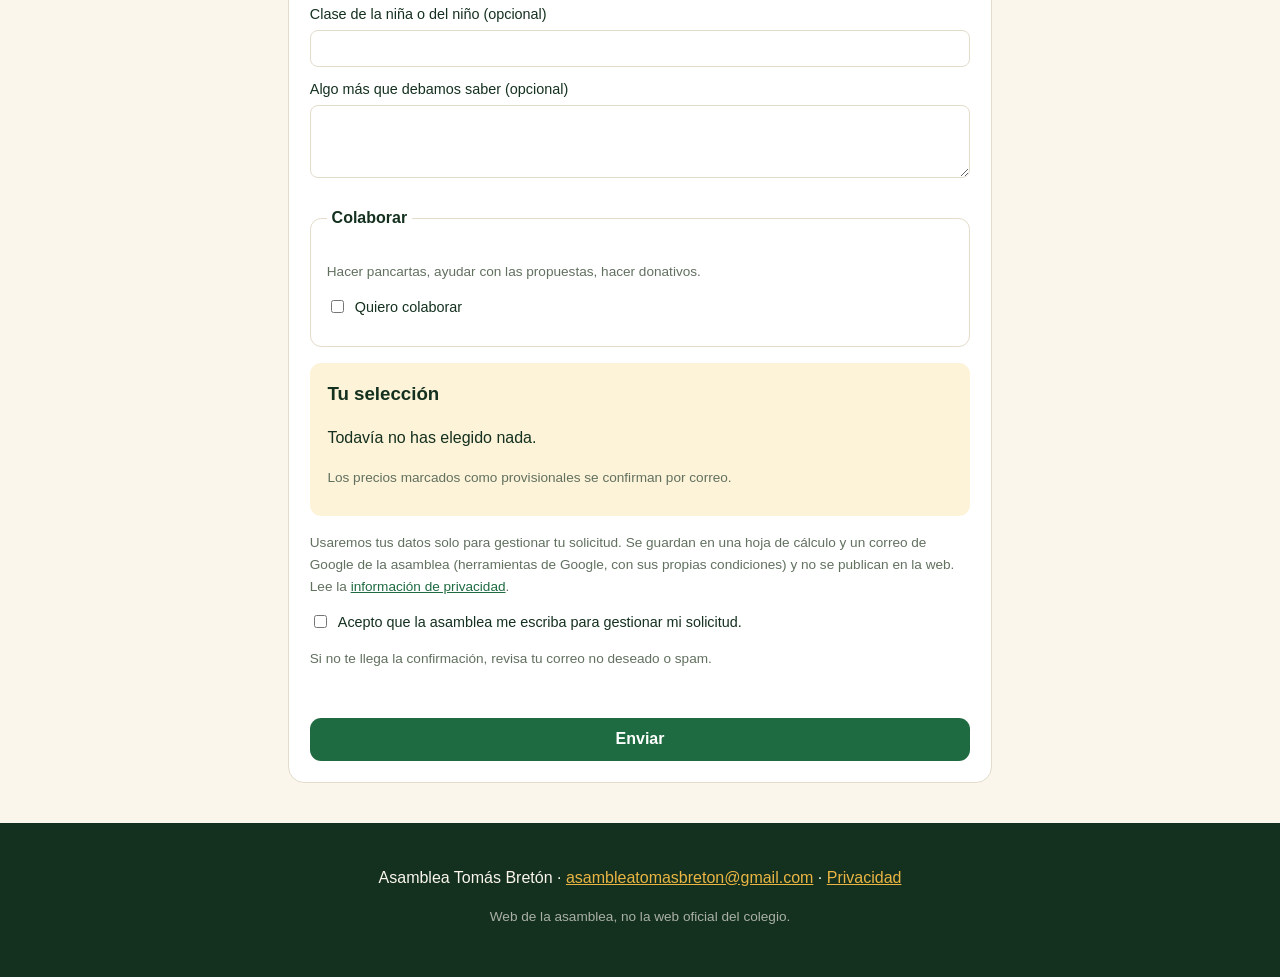
<file: 2-index-final.html>
<!doctype html>
<html lang="es">
<head>
<meta charset="utf-8">
<meta name="viewport" content="width=device-width, initial-scale=1">
<meta name="robots" content="noindex"><title>Asamblea Tomás Bretón · Apoya la escuela pública</title>
<meta name="description" content="Web de la Asamblea Tomás Bretón: maestras y maestros del colegio. Reserva camisetas, sudaderas, chapas, mochilas y botellas, papeletas del sorteo de una cesta o haz un donativo.">
<link rel="stylesheet" href="assets/style.css">
<style>.productos .producto img{height:200px;object-fit:contain;background:#fff}.top .logo{display:block;width:84px;height:84px;border-radius:50%;margin:0 auto .55rem}</style>
</head>
<body>
<a class="saltar" href="#productos">Saltar al formulario</a>

<header class="top">
  <img class="logo" src="assets/logo.jpg" alt="Logo de la Asamblea Tomás Bretón">
  <p class="nombre">Asamblea Tomás Bretón</p>
  <p class="badge">Maestras y maestros del colegio</p>
</header>

<main>
  <section class="hero">
    <h1>Somos la Asamblea Tomás Bretón</h1>
    <p class="lede">Somos maestras y maestros del colegio Tomás Bretón que apoyamos la huelga indefinida por la enseñanza pública. Las familias sois bienvenidas: vuestra ayuda suma.</p>
    <div class="hero-acciones">
      <a class="boton" href="#apoyar">Cómo nos puedes apoyar</a>
      <a class="boton boton-sec" href="#peticiones">Saber más sobre la huelga</a>
    </div>
  </section>


  <section id="apoyar">
    <h2>Cómo nos puedes apoyar</h2>
    <p class="apoyo">Tu apoyo importa. Cuando familias y docentes caminamos de la mano, tenemos más fuerza para lograr una educación pública mejor para todas y todos.</p>
    <div class="rejilla">
      <article class="producto sticker">
        <h3>Reserva productos</h3>
        <p>Camisetas, sudaderas, chapas, mochilas y botellas. Elige la cantidad justo debajo de cada producto del catálogo.</p>
        <a class="tarjeta-enlace" href="#productos" aria-label="Ir a los productos"></a>
      </article>
      <article class="producto sticker giro">
        <h3>Quiero colaborar</h3>
        <p>Hacer pancartas, ayudar con las propuestas, hacer donativos. Indícalo en el formulario y te escribimos para concretar.</p>
        <a class="tarjeta-enlace" href="#tus-datos" aria-label="Ir al formulario para colaborar"></a>
      </article>
      <article class="producto sticker">
        <h3>Papeletas del sorteo</h3>
        <p>Para el sorteo de una cesta. Marca en el formulario cuántas quieres reservar y te escribimos para concretar.</p>
        <a class="tarjeta-enlace" href="#papeletas" aria-label="Ir a las papeletas del sorteo"></a>
      </article>
      <article class="producto sticker">
        <h3>Calendario de actuaciones</h3>
        <p>Únete a nosotros en las concentraciones por la escuela pública.</p>
        <a class="tarjeta-enlace" href="calendario-actuaciones.jpg" target="_blank" rel="noopener" aria-label="Abrir el calendario de actuaciones"></a>
      </article>
    </div>
  </section>

  <section id="escribenos" class="formulario">
    <h2>Escríbenos</h2>
    <p>Reserva tus productos más abajo, justo debajo de cada uno, o escríbenos al email de la asamblea: <a href="mailto:asambleatomasbreton@gmail.com">asambleatomasbreton@gmail.com</a>. Te escribimos para concretar.</p>
  </section>



  <section class="peticiones" id="peticiones">
    <h2>Lo que pedimos</h2>
    <p class="peticiones-intro">Seis mejoras que defiende esta asamblea, con un mismo objetivo: mejorar la educación de vuestras hijas e hijos.</p>
    <ul>
      <li>Bajada de ratios</li>
      <li>Menos horas lectivas, para preparar mejor las clases</li>
      <li>Más profesorado de atención a la diversidad</li>
      <li>Menos burocracia</li>
      <li>Climatización de los centros</li>
      <li>Equiparación salarial con el resto de comunidades</li>
    </ul>
  </section>

  <section class="contexto" id="huelga">
    <h2>Qué está pasando</h2>
    <p>Desde el <strong>14 de octubre de 2026</strong> está convocada una huelga indefinida del profesorado de la enseñanza pública madrileña, y organizaciones, colectivos y plataformas se han sumado a la convocatoria. Esta es la aportación de nuestra asamblea.</p>
    <p>La convocatoria reclama recursos para que cada niña y cada niño reciba la atención que necesita, centros en buen estado, nuevos colegios donde las familias los piden y unas condiciones dignas para quienes enseñan.</p>
    <p class="fuentes">Fuentes: convocatoria oficial en el BOCM (Orden 4252/2026, de 9 de octubre) y UGT Servicios Públicos Madrid, 14 de octubre de 2026.</p>
  </section>

  <section class="texto" id="quienes">
    <h2>Quiénes somos</h2>
    <p>Maestras y maestros del colegio Tomás Bretón, organizados en asamblea.</p>
  </section>

  <section class="texto" id="contacto">
    <h2>Contacto</h2>
    <p><a href="mailto:asambleatomasbreton@gmail.com">asambleatomasbreton@gmail.com</a></p>
  </section>

  <form id="form-apoyo" novalidate>
<section class="productos" id="productos">
    <h2>Lo que hacemos</h2>
    <p class="provisional">Fotos y precios provisionales, tomados con permiso de la web de otra asamblea; la asamblea confirmará los precios antes de abrir pedidos.</p>
    <div class="rejilla">
      <article class="producto sticker">
        <img src="assets/productos/camiseta.webp" alt="Camiseta verde de ejemplo, con lema de apoyo a la escuela pública">
        <p class="precio">10 €</p>
        <h3>Camisetas</h3>
        <p>La de siempre, la de la escuela pública. Tallas de adulto e infantil.</p>
      <div class="pedir"><p class="pedir-titulo">Reservar camisetas · 10 €</p><div class="tallas" data-producto="Camiseta">
          <p class="grupo-talla">Adulto</p>
          <label>S <input type="number" min="0" max="99" value="0" data-precio="10" data-detalle="adulto S"></label>
          <label>M <input type="number" min="0" max="99" value="0" data-precio="10" data-detalle="adulto M"></label>
          <label>L <input type="number" min="0" max="99" value="0" data-precio="10" data-detalle="adulto L"></label>
          <label>XL <input type="number" min="0" max="99" value="0" data-precio="10" data-detalle="adulto XL"></label>
          <label>XXL <input type="number" min="0" max="99" value="0" data-precio="10" data-detalle="adulto XXL"></label>
        </div>
        <div class="tallas" data-producto="Camiseta">
          <p class="grupo-talla">Infantil</p>
          <label>3-4 <input type="number" min="0" max="99" value="0" data-precio="10" data-detalle="infantil 3-4 años"></label>
          <label>5-6 <input type="number" min="0" max="99" value="0" data-precio="10" data-detalle="infantil 5-6 años"></label>
          <label>7-8 <input type="number" min="0" max="99" value="0" data-precio="10" data-detalle="infantil 7-8 años"></label>
          <label>9-10 <input type="number" min="0" max="99" value="0" data-precio="10" data-detalle="infantil 9-10 años"></label>
          <label>11-12 <input type="number" min="0" max="99" value="0" data-precio="10" data-detalle="infantil 11-12 años"></label>
        </div></div>
      </article>
      <article class="producto sticker giro">
        <img src="assets/productos/sudadera.webp" alt="Sudadera verde de referencia con capucha y lema Escuela pública: de tod@s para tod@s">
        <p class="precio">20 €</p>
        <h3>Sudaderas</h3>
        <p>Sudaderas de apoyo a la escuela pública.</p>
      <div class="pedir"><p class="pedir-titulo">Reservar sudaderas · 20 €</p><div class="tallas" data-producto="Sudadera">
          <label>S <input type="number" min="0" max="99" value="0" data-precio="20" data-detalle="talla S"></label>
          <label>M <input type="number" min="0" max="99" value="0" data-precio="20" data-detalle="talla M"></label>
          <label>L <input type="number" min="0" max="99" value="0" data-precio="20" data-detalle="talla L"></label>
          <label>XL <input type="number" min="0" max="99" value="0" data-precio="20" data-detalle="talla XL"></label>
        </div></div>
      </article>
      <article class="producto sticker giro">
        <img src="assets/productos/chapa-de-todas.webp" alt="Chapa de ejemplo con lema de apoyo">
        <p class="precio">2 € <span class="provisional">(provisional)</span></p>
        <h3>Chapas</h3>
        <p>Con lemas de apoyo a la escuela pública, para la solapa, la mochila o el carro.</p>
      <div class="pedir"><p class="pedir-titulo">Reservar chapas · 2 € (provisional)</p><div class="tallas" data-producto="Chapa">
          <label>Modelo 1 <input type="number" min="0" max="99" value="0" data-precio="2" data-detalle="modelo 1"></label>
          <label>Modelo 2 <input type="number" min="0" max="99" value="0" data-precio="2" data-detalle="modelo 2"></label>
          <label>Modelo 3 <input type="number" min="0" max="99" value="0" data-precio="2" data-detalle="modelo 3"></label>
        </div></div>
      </article>
      <article class="producto sticker giro">
        <img src="assets/productos/1-botellas.jpg" alt="Dos botellas reutilizables blancas"><p class="precio">5 €</p>
        <h3>Botellas</h3>
        <p>Botellas reutilizables con el logo del CEIP Tomás Bretón o mensaje de apoyo.</p>
      <div class="pedir"><p class="pedir-titulo">Reservar botellas · 5 €</p><div class="tallas" data-producto="Botella">
          <label>Botellas · 5 € <input type="number" min="0" max="99" value="0" data-precio="5" data-detalle="botella"></label>
        </div></div>
      </article>
      <article class="producto sticker">
        <img src="assets/productos/1-mochilas.jpg" alt="Mochilas con el logo de colores de la asamblea">
        <img src="assets/productos/2-mochilas-2.jpg" alt="Mochilas y estuches con el logo de colores de la asamblea">
        <h3>Mochilas y estuches</h3>
        <p>Mochilas y estuches con el logo del colegio Tomás Bretón. Mochilas: 10 € · Estuches: 5 €.</p>
      </article>
      <article class="producto sticker" id="papeletas">
        <img src="assets/productos/2-papeletas.jpg" alt="Papeletas del sorteo solidario por la educación pública: gran cesta con jamón, aceite y vino">
        <p class="precio">5 €</p>
        <h3>Papeletas para el sorteo</h3>
        <p>El sorteo se realizará el 26 de noviembre.</p>
      <div class="pedir"><p class="pedir-titulo">Reservar papeletas · 5 €</p><div class="tallas" data-producto="Papeleta del sorteo">
          <label>Papeletas <input type="number" min="0" max="99" value="0" data-precio="5" data-detalle="sorteo de la cesta"></label>
        </div></div>
      </article>
    </div>
  </section>
    <section class="formulario" id="tus-datos">
      <h2>Tus datos</h2>
      <fieldset class="sin-borde">
        <legend class="solo-lectores">Tus datos</legend>
        <label class="campo">Nombre
          <input type="text" name="nombre" required autocomplete="name">
        </label>
        <label class="campo">Correo electrónico
          <input type="email" name="email" required autocomplete="email">
        </label>
        <label class="campo">Teléfono (opcional, si prefieres que te escribamos por WhatsApp)
          <input type="tel" name="telefono" autocomplete="tel">
        </label>
        <label class="campo">Clase de la niña o del niño (opcional)
          <input type="text" name="clase" autocomplete="off">
        </label>
        <label class="campo">Algo más que debamos saber (opcional)
          <textarea name="comentario" rows="3"></textarea>
        </label>
        <label class="campo hp" aria-hidden="true">Empresa
          <input type="text" name="empresa" tabindex="-1" autocomplete="off">
        </label>
      </fieldset>
      <fieldset>
        <legend>Colaborar</legend>
        <p class="nota">Hacer pancartas, ayudar con las propuestas, hacer donativos.</p>
        <label class="campo check">
          <input type="checkbox" id="quiero-donar"> Quiero colaborar
        </label>
      </fieldset>
      <div class="resumen">
        <h3>Tu selección</h3>
        <p id="resumen-detalle">Todavía no has elegido nada.</p>
        <p class="nota">Los precios marcados como provisionales se confirman por correo.</p>
      </div>

      <p class="nota">Usaremos tus datos solo para gestionar tu solicitud. Se guardan en una hoja de cálculo y un correo de Google de la asamblea (herramientas de Google, con sus propias condiciones) y no se publican en la web. Lee la <a href="privacidad.html">información de privacidad</a>.</p>
      <label class="campo check">
        <input type="checkbox" id="privacidad-ok" required> Acepto que la asamblea me escriba para gestionar mi solicitud.
      </label>

      <p class="nota">Si no te llega la confirmación, revisa tu correo no deseado o spam.</p>
      <p id="estado-envio" class="estado" role="status"></p>
      <button type="submit" class="boton">Enviar</button>
    </section>
</form>
</main>

<footer class="pie">
  <p>Asamblea Tomás Bretón · <a href="mailto:asambleatomasbreton@gmail.com">asambleatomasbreton@gmail.com</a> · <a href="privacidad.html">Privacidad</a></p>
  <p class="nota">Web de la asamblea, no la web oficial del colegio.</p>
</footer>

<script src="assets/config.js"></script>
<script src="assets/site.js"></script>
</body>
</html>
</file>
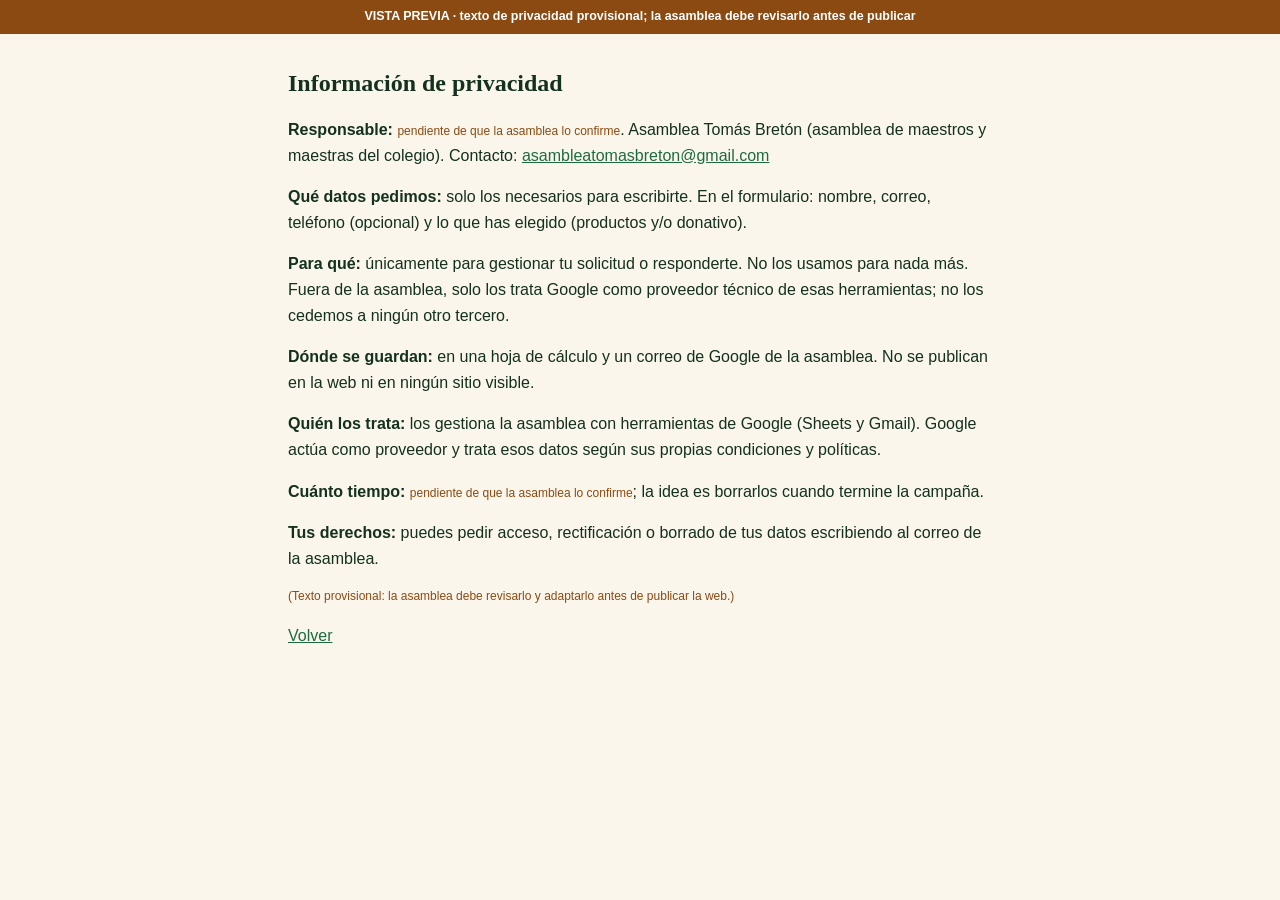
<file: 2-privacidad.html>
<!doctype html>
<html lang="es">
<head>
<meta charset="utf-8">
<meta name="viewport" content="width=device-width, initial-scale=1">
<title>Privacidad · Asamblea Tomás Bretón</title>
<link rel="stylesheet" href="assets/style.css">
</head>
<body>
<div class="cinta-preview">VISTA PREVIA · texto de privacidad provisional; la asamblea debe revisarlo antes de publicar</div>
<main>
  <section class="texto">
    <h1>Información de privacidad</h1>
    <p><strong>Responsable:</strong> <span class="provisional">pendiente de que la asamblea lo confirme</span>. Asamblea Tomás Bretón (asamblea de maestros y maestras del colegio). Contacto: <a href="mailto:asambleatomasbreton@gmail.com">asambleatomasbreton@gmail.com</a></p>
    <p><strong>Qué datos pedimos:</strong> solo los necesarios para escribirte. En el formulario: nombre, correo, teléfono (opcional) y lo que has elegido (productos y/o donativo).</p>
    <p><strong>Para qué:</strong> únicamente para gestionar tu solicitud o responderte. No los usamos para nada más. Fuera de la asamblea, solo los trata Google como proveedor técnico de esas herramientas; no los cedemos a ningún otro tercero.</p>
    <p><strong>Dónde se guardan:</strong> en una hoja de cálculo y un correo de Google de la asamblea. No se publican en la web ni en ningún sitio visible.</p>
    <p><strong>Quién los trata:</strong> los gestiona la asamblea con herramientas de Google (Sheets y Gmail). Google actúa como proveedor y trata esos datos según sus propias condiciones y políticas.</p>
    <p><strong>Cuánto tiempo:</strong> <span class="provisional">pendiente de que la asamblea lo confirme</span>; la idea es borrarlos cuando termine la campaña.</p>
    <p><strong>Tus derechos:</strong> puedes pedir acceso, rectificación o borrado de tus datos escribiendo al correo de la asamblea.</p>
    <p class="provisional">(Texto provisional: la asamblea debe revisarlo y adaptarlo antes de publicar la web.)</p>
    <p><a href="index.html">Volver</a></p>
  </section>
</main>
</body>
</html>
</file>
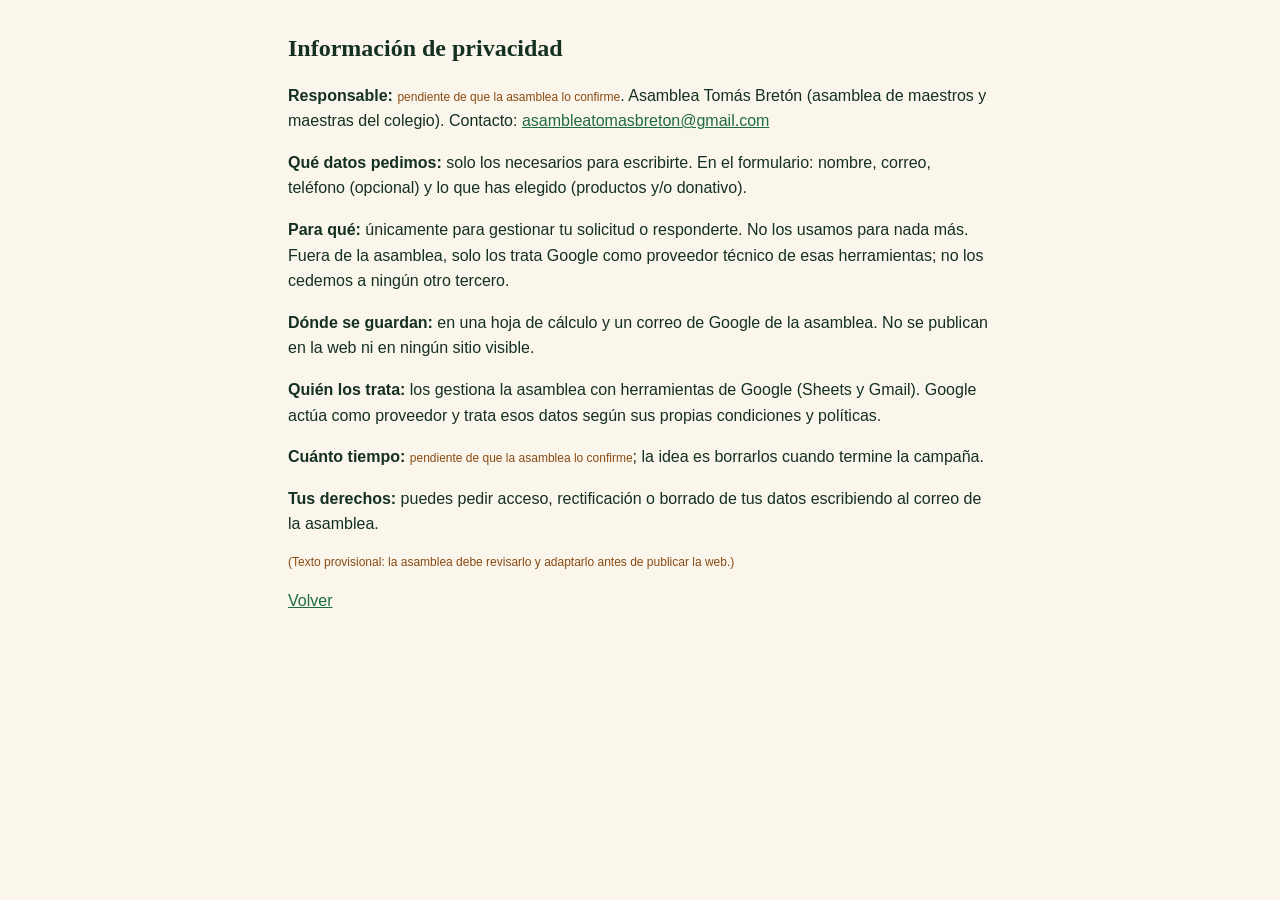
<file: 3-privacidad.html>
<!doctype html>
<html lang="es">
<head>
<meta charset="utf-8">
<meta name="viewport" content="width=device-width, initial-scale=1">
<title>Privacidad · Asamblea Tomás Bretón</title>
<link rel="stylesheet" href="assets/style.css">
</head>
<body>
<main>
  <section class="texto">
    <h1>Información de privacidad</h1>
    <p><strong>Responsable:</strong> <span class="provisional">pendiente de que la asamblea lo confirme</span>. Asamblea Tomás Bretón (asamblea de maestros y maestras del colegio). Contacto: <a href="mailto:asambleatomasbreton@gmail.com">asambleatomasbreton@gmail.com</a></p>
    <p><strong>Qué datos pedimos:</strong> solo los necesarios para escribirte. En el formulario: nombre, correo, teléfono (opcional) y lo que has elegido (productos y/o donativo).</p>
    <p><strong>Para qué:</strong> únicamente para gestionar tu solicitud o responderte. No los usamos para nada más. Fuera de la asamblea, solo los trata Google como proveedor técnico de esas herramientas; no los cedemos a ningún otro tercero.</p>
    <p><strong>Dónde se guardan:</strong> en una hoja de cálculo y un correo de Google de la asamblea. No se publican en la web ni en ningún sitio visible.</p>
    <p><strong>Quién los trata:</strong> los gestiona la asamblea con herramientas de Google (Sheets y Gmail). Google actúa como proveedor y trata esos datos según sus propias condiciones y políticas.</p>
    <p><strong>Cuánto tiempo:</strong> <span class="provisional">pendiente de que la asamblea lo confirme</span>; la idea es borrarlos cuando termine la campaña.</p>
    <p><strong>Tus derechos:</strong> puedes pedir acceso, rectificación o borrado de tus datos escribiendo al correo de la asamblea.</p>
    <p class="provisional">(Texto provisional: la asamblea debe revisarlo y adaptarlo antes de publicar la web.)</p>
    <p><a href="index.html">Volver</a></p>
  </section>
</main>
</body>
</html>
</file>
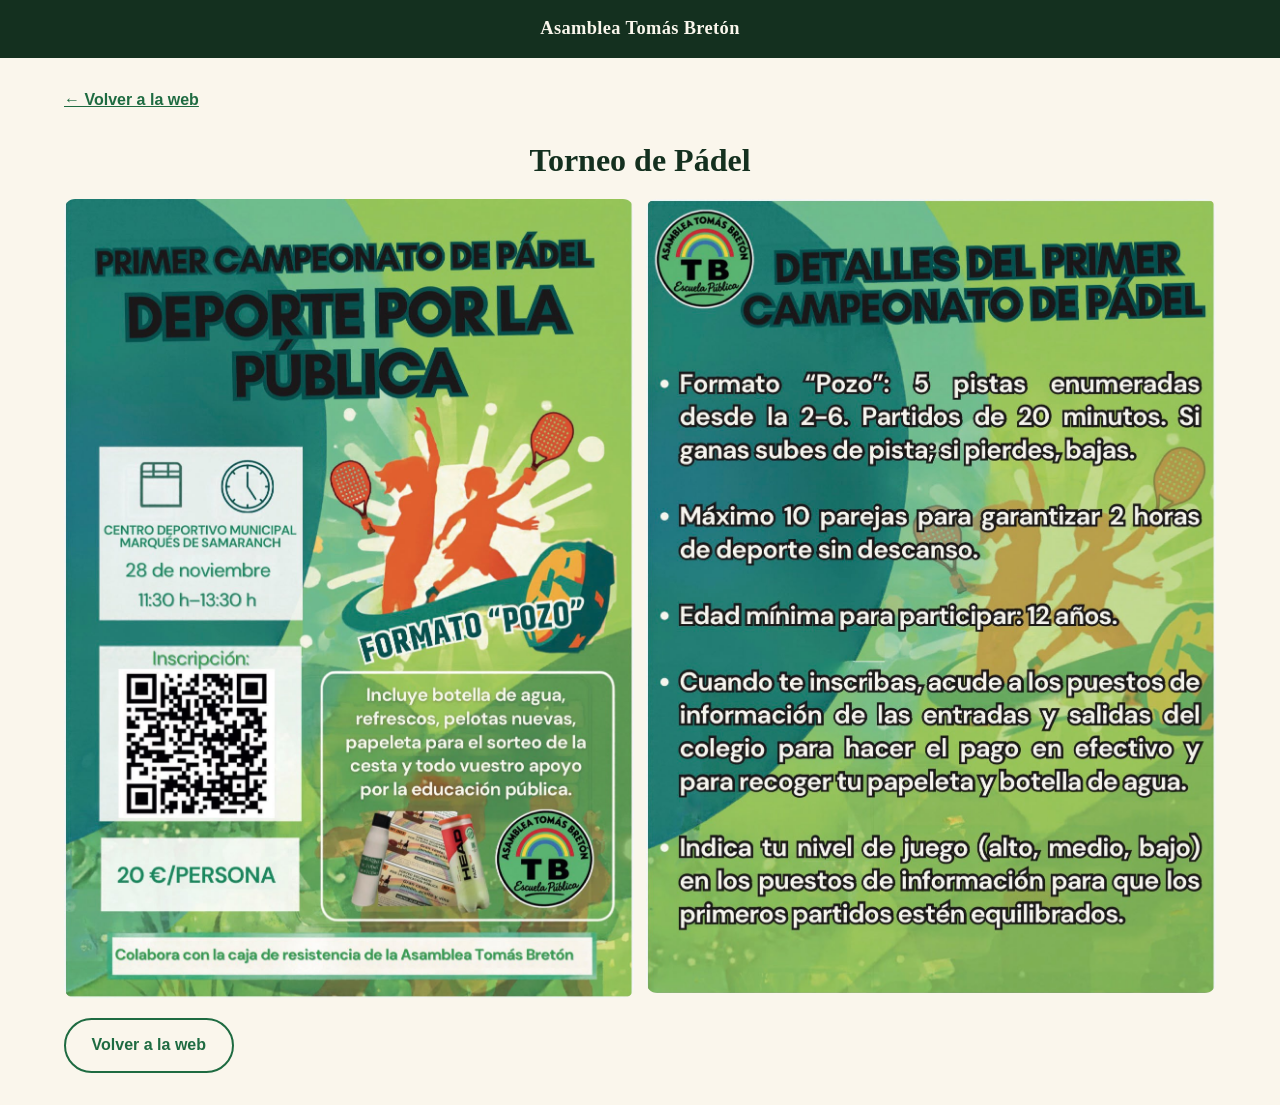
<file: 3-torneo-padel.html>
<!doctype html>
<html lang="es">
<head>
<meta charset="utf-8">
<meta name="viewport" content="width=device-width, initial-scale=1">
<meta name="robots" content="noindex">
<title>Torneo de Pádel · Asamblea Tomás Bretón</title>
<link rel="stylesheet" href="assets/style.css">
<style>
.padel{max-width:74rem;padding:1.25rem 1rem 2rem}
.padel h1{text-align:center;font-size:2rem;margin:1.25rem 0}
.carteles{display:grid;grid-template-columns:repeat(2,minmax(0,1fr));gap:.75rem;align-items:start}
.padel figure{margin:0 0 1.25rem}
.padel img{display:block;width:100%;height:auto;border-radius:.7rem}
.padel .volver{display:inline-flex;align-items:center;min-height:44px;font-weight:700}
.padel figcaption{text-align:center;font-size:.85rem;color:var(--gris);margin:.4rem 0}
</style>
</head>
<body>
<header class="top"><p class="nombre">Asamblea Tomás Bretón</p></header>
<main class="padel">
<a class="volver" href="./">← Volver a la web</a>
<h1>Torneo de Pádel</h1>
<div class="carteles">
<figure><img src="1-torneo-padel-cartel.jpg" alt="Cartel del primer campeonato de pádel: Deporte por la pública"></figure>
<figure><img src="2-torneo-padel-detalles.jpg" alt="Detalles del primer campeonato de pádel"></figure>
</div>
<a class="boton boton-sec" href="./">Volver a la web</a>
</main>
</body>
</html>
</file>
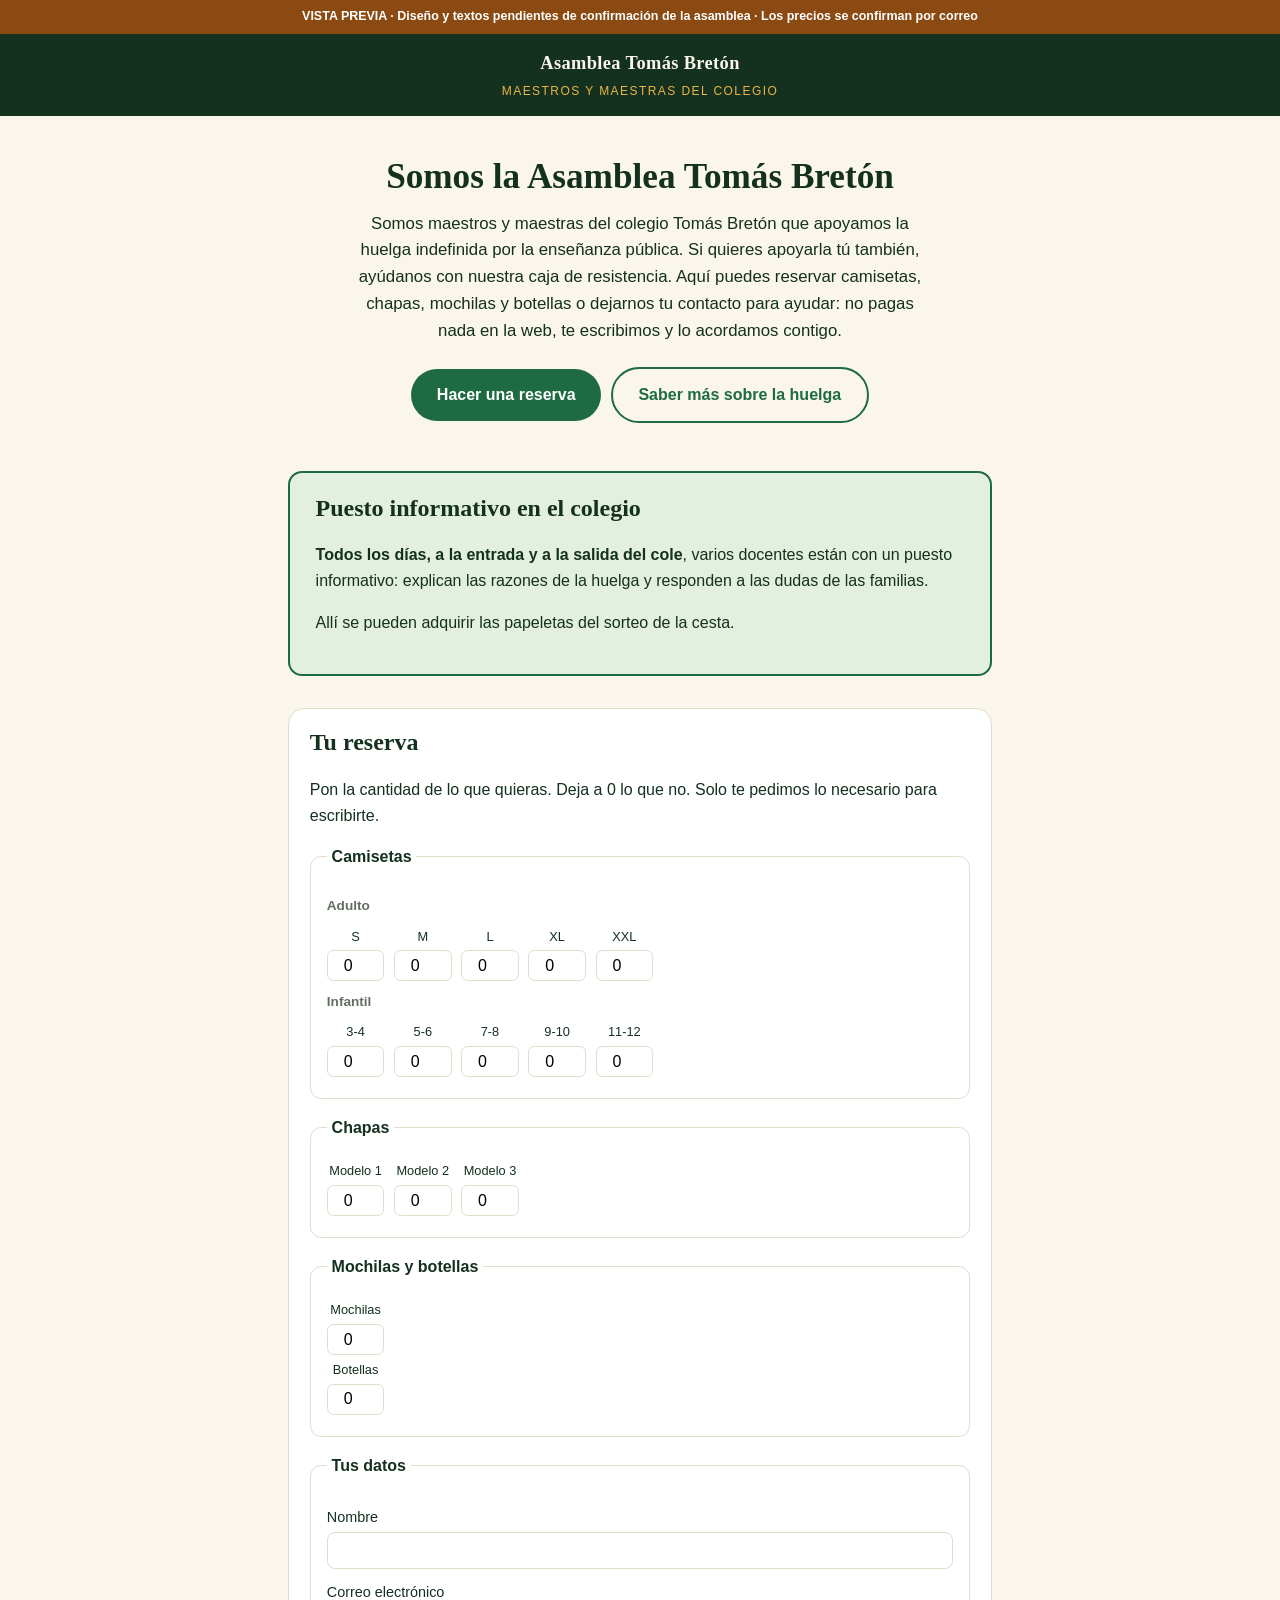
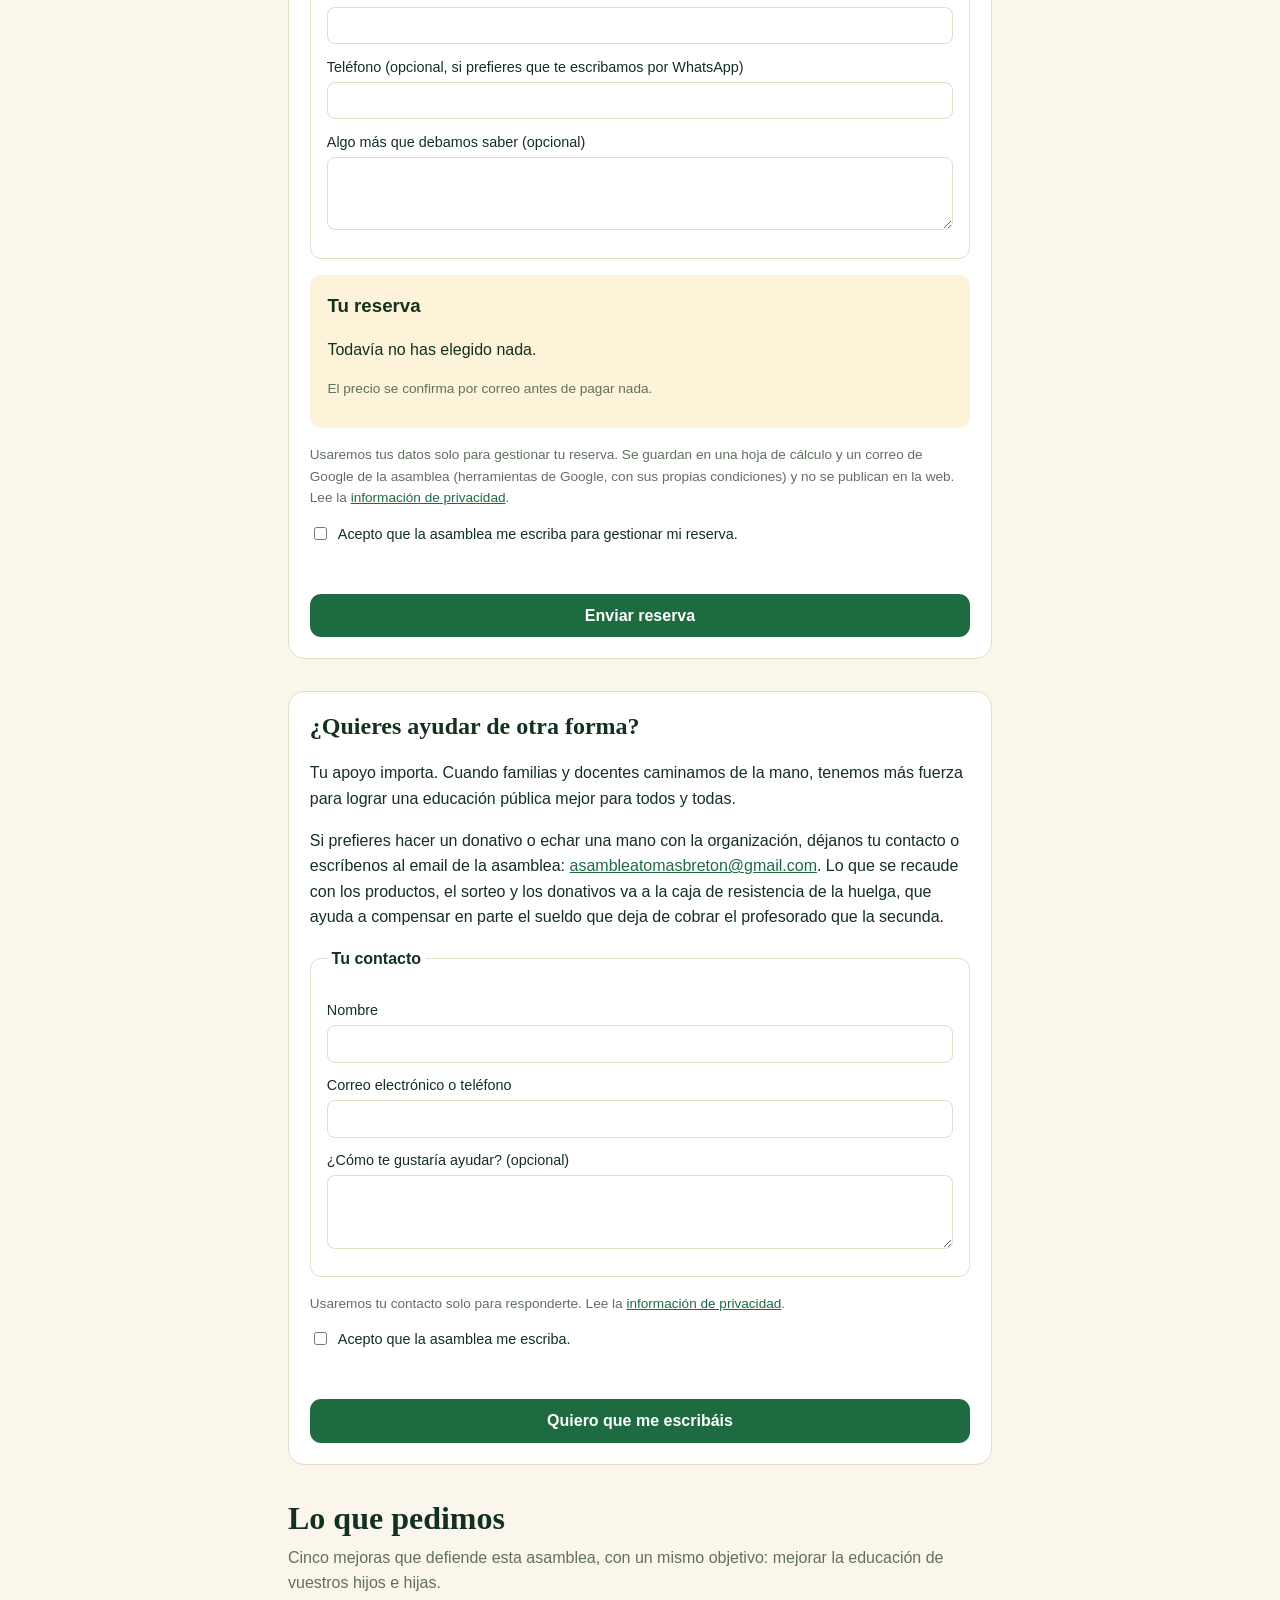
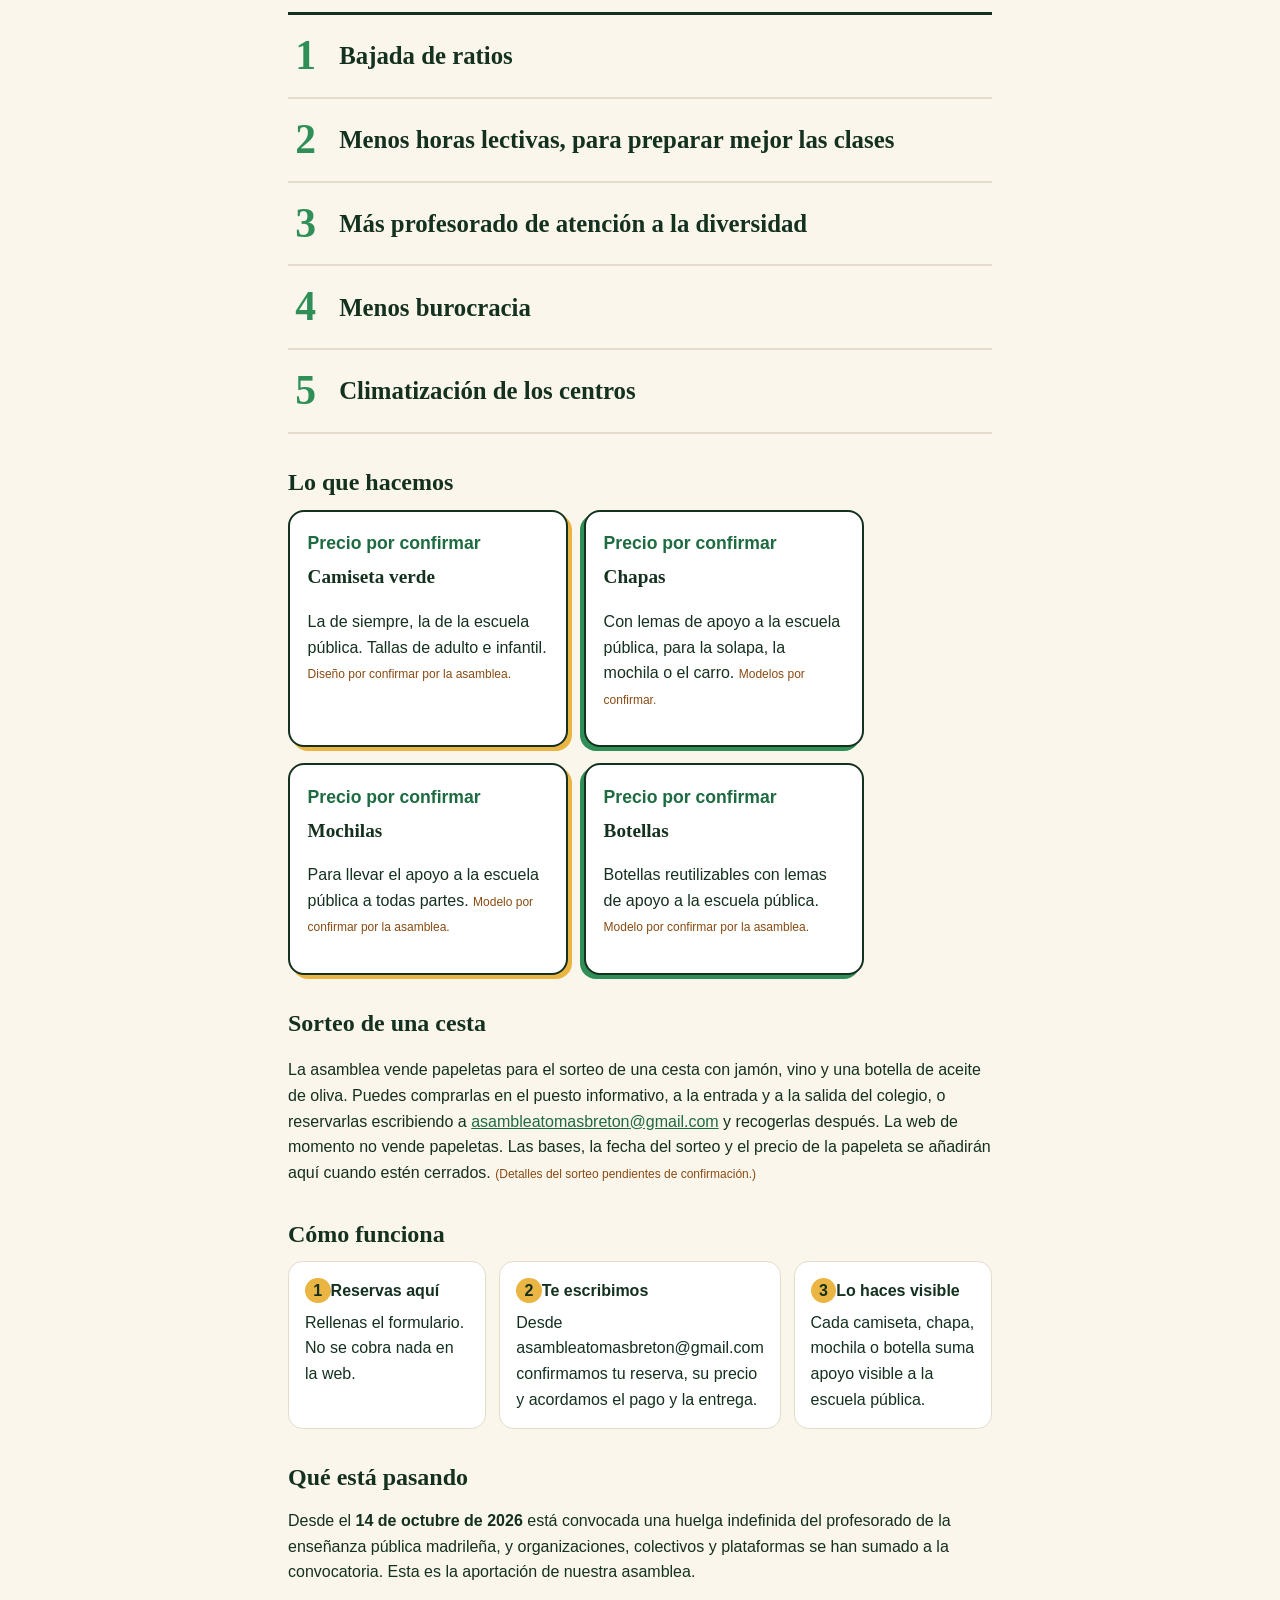
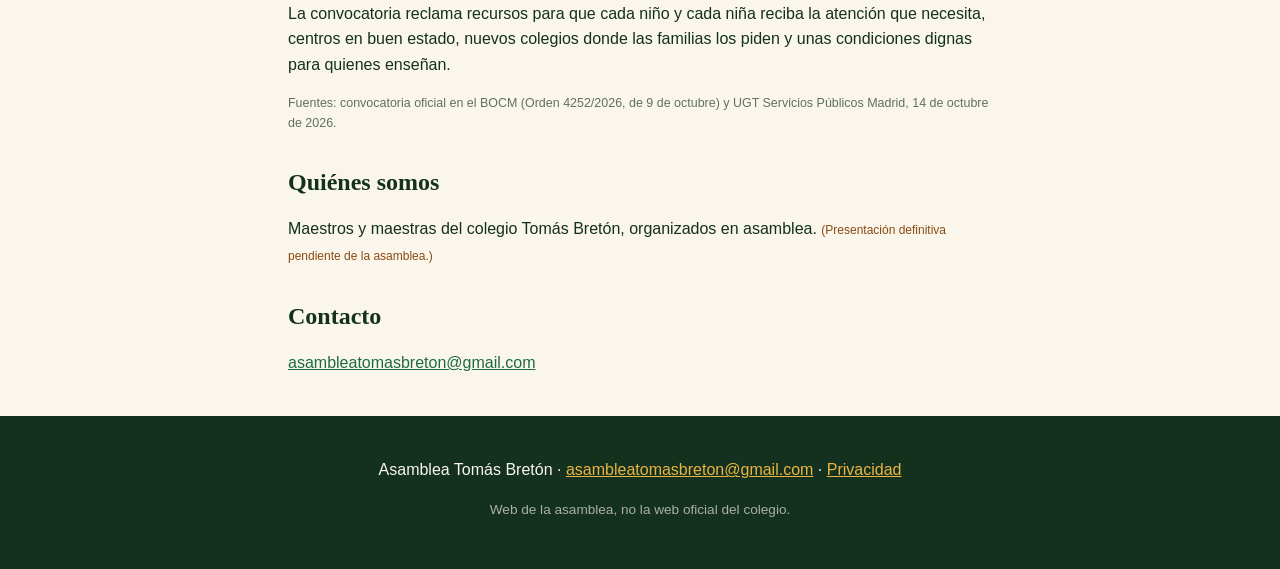
<file: 4-index.html>
<!doctype html>
<html lang="es">
<head>
<meta charset="utf-8">
<meta name="viewport" content="width=device-width, initial-scale=1">
<title>Asamblea Tomás Bretón · Apoya la escuela pública</title>
<meta name="description" content="Web de la Asamblea Tomás Bretón: maestros y maestras del colegio. Reserva camisetas, chapas, mochilas y botellas, participa en el sorteo de una cesta o acércate al puesto informativo.">
<link rel="stylesheet" href="assets/style.css">
</head>
<body>
<div class="cinta-preview">VISTA PREVIA · Diseño y textos pendientes de confirmación de la asamblea · Los precios se confirman por correo</div>
<a class="saltar" href="#reserva">Saltar al formulario de reserva</a>

<header class="top">
  <p class="nombre">Asamblea Tomás Bretón</p>
  <p class="badge">Maestros y maestras del colegio</p>
</header>

<main>
  <section class="hero">
    <h1>Somos la Asamblea Tomás Bretón</h1>
    <p class="lede">Somos maestros y maestras del colegio Tomás Bretón que apoyamos la huelga indefinida por la enseñanza pública. Si quieres apoyarla tú también, ayúdanos con nuestra caja de resistencia. Aquí puedes reservar camisetas, chapas, mochilas y botellas o dejarnos tu contacto para ayudar: no pagas nada en la web, te escribimos y lo acordamos contigo.</p>
    <div class="hero-acciones">
      <a class="boton" href="#reserva">Hacer una reserva</a>
      <a class="boton boton-sec" href="#huelga">Saber más sobre la huelga</a>
    </div>
  </section>

  <section class="destacado" id="puesto">
    <h2>Puesto informativo en el colegio</h2>
    <p><strong>Todos los días, a la entrada y a la salida del cole</strong>, varios docentes están con un puesto informativo: explican las razones de la huelga y responden a las dudas de las familias.</p>
    <p>Allí se pueden adquirir las papeletas del sorteo de la cesta.</p>
  </section>

  <section id="reserva" class="formulario">
    <h2>Tu reserva</h2>
    <p>Pon la cantidad de lo que quieras. Deja a 0 lo que no. Solo te pedimos lo necesario para escribirte.</p>
    <form id="form-pedido" novalidate>
      <fieldset>
        <legend>Camisetas</legend>
        <div class="tallas" data-producto="camiseta-adulto">
          <p class="grupo-talla">Adulto</p>
          <label>S <input type="number" min="0" max="99" value="0" data-talla="S"></label>
          <label>M <input type="number" min="0" max="99" value="0" data-talla="M"></label>
          <label>L <input type="number" min="0" max="99" value="0" data-talla="L"></label>
          <label>XL <input type="number" min="0" max="99" value="0" data-talla="XL"></label>
          <label>XXL <input type="number" min="0" max="99" value="0" data-talla="XXL"></label>
        </div>
        <div class="tallas" data-producto="camiseta-infantil">
          <p class="grupo-talla">Infantil</p>
          <label>3-4 <input type="number" min="0" max="99" value="0" data-talla="3-4 años"></label>
          <label>5-6 <input type="number" min="0" max="99" value="0" data-talla="5-6 años"></label>
          <label>7-8 <input type="number" min="0" max="99" value="0" data-talla="7-8 años"></label>
          <label>9-10 <input type="number" min="0" max="99" value="0" data-talla="9-10 años"></label>
          <label>11-12 <input type="number" min="0" max="99" value="0" data-talla="11-12 años"></label>
        </div>
      </fieldset>
      <fieldset>
        <legend>Chapas</legend>
        <div class="tallas" data-producto="chapa">
          <label>Modelo 1 <input type="number" min="0" max="99" value="0" data-talla="Modelo 1"></label>
          <label>Modelo 2 <input type="number" min="0" max="99" value="0" data-talla="Modelo 2"></label>
          <label>Modelo 3 <input type="number" min="0" max="99" value="0" data-talla="Modelo 3"></label>
        </div>
      </fieldset>
      <fieldset>
        <legend>Mochilas y botellas</legend>
        <div class="tallas" data-producto="mochila">
          <label>Mochilas <input type="number" min="0" max="99" value="0" data-talla="Modelo por confirmar"></label>
        </div>
        <div class="tallas" data-producto="botella">
          <label>Botellas <input type="number" min="0" max="99" value="0" data-talla="Modelo por confirmar"></label>
        </div>
      </fieldset>
      <fieldset>
        <legend>Tus datos</legend>
        <label class="campo">Nombre
          <input type="text" name="nombre" required autocomplete="name">
        </label>
        <label class="campo">Correo electrónico
          <input type="email" name="email" required autocomplete="email">
        </label>
        <label class="campo">Teléfono (opcional, si prefieres que te escribamos por WhatsApp)
          <input type="tel" name="telefono" autocomplete="tel">
        </label>
        <label class="campo">Algo más que debamos saber (opcional)
          <textarea name="comentario" rows="3"></textarea>
        </label>
        <label class="campo hp" aria-hidden="true">Empresa
          <input type="text" name="empresa" tabindex="-1" autocomplete="off">
        </label>
      </fieldset>

      <div class="resumen">
        <h3>Tu reserva</h3>
        <p id="resumen-detalle">Todavía no has elegido nada.</p>
        <p class="nota">El precio se confirma por correo antes de pagar nada.</p>
      </div>

      <p class="nota">Usaremos tus datos solo para gestionar tu reserva. Se guardan en una hoja de cálculo y un correo de Google de la asamblea (herramientas de Google, con sus propias condiciones) y no se publican en la web. Lee la <a href="privacidad.html">información de privacidad</a>.</p>
      <label class="campo check">
        <input type="checkbox" id="privacidad-ok" required> Acepto que la asamblea me escriba para gestionar mi reserva.
      </label>

      <p id="estado-envio" class="estado" role="status"></p>
      <button type="submit" class="boton">Enviar reserva</button>
    </form>
  </section>

  <section id="donar" class="formulario formulario-donar">
    <h2>¿Quieres ayudar de otra forma?</h2>
<p class="apoyo">Tu apoyo importa. Cuando familias y docentes caminamos de la mano, tenemos más fuerza para lograr una educación pública mejor para todos y todas.</p>
    <p>Si prefieres hacer un donativo o echar una mano con la organización, déjanos tu contacto o escríbenos al email de la asamblea: <a href="mailto:asambleatomasbreton@gmail.com">asambleatomasbreton@gmail.com</a>. Lo que se recaude con los productos, el sorteo y los donativos va a la caja de resistencia de la huelga, que ayuda a compensar en parte el sueldo que deja de cobrar el profesorado que la secunda.</p>
    <form id="form-donacion" novalidate>
      <fieldset>
        <legend>Tu contacto</legend>
        <label class="campo">Nombre
          <input type="text" name="nombre" required autocomplete="name">
        </label>
        <label class="campo">Correo electrónico o teléfono
          <input type="text" name="contacto" required>
        </label>
        <label class="campo">¿Cómo te gustaría ayudar? (opcional)
          <textarea name="mensaje" rows="3"></textarea>
        </label>
        <label class="campo hp" aria-hidden="true">Empresa
          <input type="text" name="empresa" tabindex="-1" autocomplete="off">
        </label>
      </fieldset>
      <p class="nota">Usaremos tu contacto solo para responderte. Lee la <a href="privacidad.html">información de privacidad</a>.</p>
      <label class="campo check">
        <input type="checkbox" id="privacidad-donacion-ok" required> Acepto que la asamblea me escriba.
      </label>
      <p id="estado-donacion" class="estado" role="status"></p>
      <button type="submit" class="boton">Quiero que me escribáis</button>
    </form>
  </section>

  <section class="peticiones" id="peticiones">
    <h2>Lo que pedimos</h2>
    <p class="peticiones-intro">Cinco mejoras que defiende esta asamblea, con un mismo objetivo: mejorar la educación de vuestros hijos e hijas.</p>
    <ul>
      <li>Bajada de ratios</li>
      <li>Menos horas lectivas, para preparar mejor las clases</li>
      <li>Más profesorado de atención a la diversidad</li>
      <li>Menos burocracia</li>
      <li>Climatización de los centros</li>
    </ul>
  </section>

  <section class="productos" id="productos">
    <h2>Lo que hacemos</h2>
    <div class="rejilla">
      <article class="producto sticker">
        <p class="precio">Precio por confirmar</p>
        <h3>Camiseta verde</h3>
        <p>La de siempre, la de la escuela pública. Tallas de adulto e infantil. <span class="provisional">Diseño por confirmar por la asamblea.</span></p>
      </article>
      <article class="producto sticker giro">
        <p class="precio">Precio por confirmar</p>
        <h3>Chapas</h3>
        <p>Con lemas de apoyo a la escuela pública, para la solapa, la mochila o el carro. <span class="provisional">Modelos por confirmar.</span></p>
      </article>
      <article class="producto sticker">
        <p class="precio">Precio por confirmar</p>
        <h3>Mochilas</h3>
        <p>Para llevar el apoyo a la escuela pública a todas partes. <span class="provisional">Modelo por confirmar por la asamblea.</span></p>
      </article>
      <article class="producto sticker giro">
        <p class="precio">Precio por confirmar</p>
        <h3>Botellas</h3>
        <p>Botellas reutilizables con lemas de apoyo a la escuela pública. <span class="provisional">Modelo por confirmar por la asamblea.</span></p>
      </article>
    </div>
  </section>

  <section class="texto" id="sorteo">
    <h2>Sorteo de una cesta</h2>
    <p>La asamblea vende papeletas para el sorteo de una cesta con jamón, vino y una botella de aceite de oliva. Puedes comprarlas en el puesto informativo, a la entrada y a la salida del colegio, o reservarlas escribiendo a <a href="mailto:asambleatomasbreton@gmail.com">asambleatomasbreton@gmail.com</a> y recogerlas después. La web de momento no vende papeletas. Las bases, la fecha del sorteo y el precio de la papeleta se añadirán aquí cuando estén cerrados. <span class="provisional">(Detalles del sorteo pendientes de confirmación.)</span></p>
  </section>

  <section class="pasos">
    <h2>Cómo funciona</h2>
    <ol>
      <li><strong>Reservas aquí</strong><br>Rellenas el formulario. No se cobra nada en la web.</li>
      <li><strong>Te escribimos</strong><br>Desde asambleatomasbreton@gmail.com confirmamos tu reserva, su precio y acordamos el pago y la entrega.</li>
      <li><strong>Lo haces visible</strong><br>Cada camiseta, chapa, mochila o botella suma apoyo visible a la escuela pública.</li>
    </ol>
  </section>

  <section class="contexto" id="huelga">
    <h2>Qué está pasando</h2>
    <p>Desde el <strong>14 de octubre de 2026</strong> está convocada una huelga indefinida del profesorado de la enseñanza pública madrileña, y organizaciones, colectivos y plataformas se han sumado a la convocatoria. Esta es la aportación de nuestra asamblea.</p>
    <p>La convocatoria reclama recursos para que cada niño y cada niña reciba la atención que necesita, centros en buen estado, nuevos colegios donde las familias los piden y unas condiciones dignas para quienes enseñan.</p>
    <p class="fuentes">Fuentes: convocatoria oficial en el BOCM (Orden 4252/2026, de 9 de octubre) y UGT Servicios Públicos Madrid, 14 de octubre de 2026.</p>
  </section>

  <section class="texto" id="quienes">
    <h2>Quiénes somos</h2>
    <p>Maestros y maestras del colegio Tomás Bretón, organizados en asamblea. <span class="provisional">(Presentación definitiva pendiente de la asamblea.)</span></p>
  </section>

  <section class="texto" id="contacto">
    <h2>Contacto</h2>
    <p><a href="mailto:asambleatomasbreton@gmail.com">asambleatomasbreton@gmail.com</a></p>
  </section>
</main>

<footer class="pie">
  <p>Asamblea Tomás Bretón · <a href="mailto:asambleatomasbreton@gmail.com">asambleatomasbreton@gmail.com</a> · <a href="privacidad.html">Privacidad</a></p>
  <p class="nota">Web de la asamblea, no la web oficial del colegio.</p>
</footer>

<script src="assets/config.js"></script>
<script src="assets/site.js"></script>
</body>
</html>
</file>
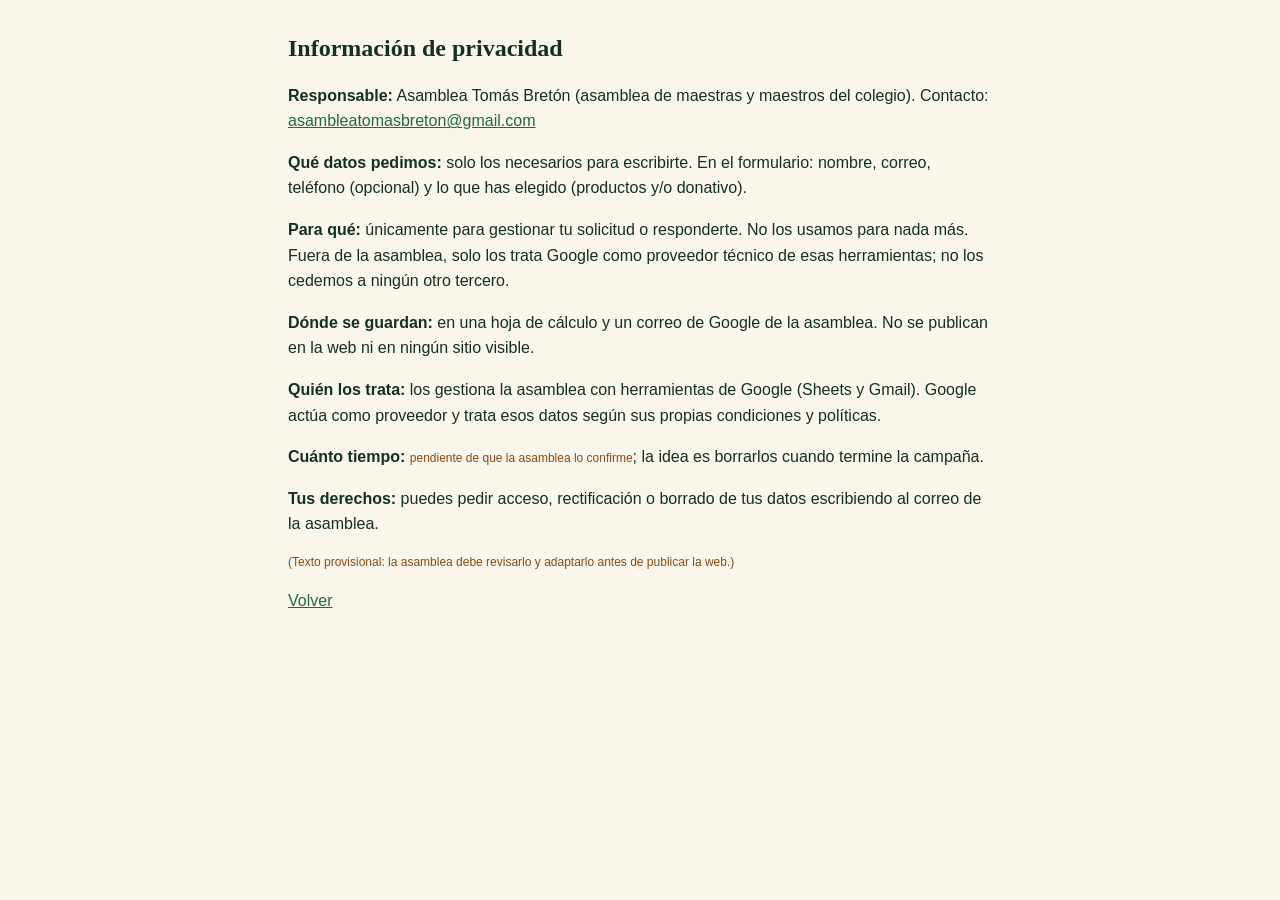
<file: privacidad.html>
<!doctype html>
<html lang="es">
<head>
<meta charset="utf-8">
<meta name="viewport" content="width=device-width, initial-scale=1">
<title>Privacidad · Asamblea Tomás Bretón</title>
<link rel="stylesheet" href="assets/style.css">
</head>
<body>
<main>
  <section class="texto">
    <h1>Información de privacidad</h1>
    <p><strong>Responsable:</strong> Asamblea Tomás Bretón (asamblea de maestras y maestros del colegio). Contacto: <a href="mailto:asambleatomasbreton@gmail.com">asambleatomasbreton@gmail.com</a></p>
    <p><strong>Qué datos pedimos:</strong> solo los necesarios para escribirte. En el formulario: nombre, correo, teléfono (opcional) y lo que has elegido (productos y/o donativo).</p>
    <p><strong>Para qué:</strong> únicamente para gestionar tu solicitud o responderte. No los usamos para nada más. Fuera de la asamblea, solo los trata Google como proveedor técnico de esas herramientas; no los cedemos a ningún otro tercero.</p>
    <p><strong>Dónde se guardan:</strong> en una hoja de cálculo y un correo de Google de la asamblea. No se publican en la web ni en ningún sitio visible.</p>
    <p><strong>Quién los trata:</strong> los gestiona la asamblea con herramientas de Google (Sheets y Gmail). Google actúa como proveedor y trata esos datos según sus propias condiciones y políticas.</p>
    <p><strong>Cuánto tiempo:</strong> <span class="provisional">pendiente de que la asamblea lo confirme</span>; la idea es borrarlos cuando termine la campaña.</p>
    <p><strong>Tus derechos:</strong> puedes pedir acceso, rectificación o borrado de tus datos escribiendo al correo de la asamblea.</p>
    <p class="provisional">(Texto provisional: la asamblea debe revisarlo y adaptarlo antes de publicar la web.)</p>
    <p><a href="index.html">Volver</a></p>
  </section>
</main>
</body>
</html>
</file>
<file: assets/style.css>
:root{
  --crema:#faf6ec; --tinta:#14301f; --verde:#1e6b41; --verde-vivo:#2f8f57;
  --mostaza:#eab543; --gris:#61705f; --tarjeta:#ffffff; --borde:#e4dccb; --aviso:#fdf3d8;
}
*{box-sizing:border-box}
html{scroll-behavior:smooth}
body{margin:0;font-family:-apple-system,'Segoe UI',Roboto,Helvetica,Arial,sans-serif;color:var(--tinta);background:var(--crema);line-height:1.6}
a{color:var(--verde)}
h1,h2{font-family:Georgia,'Times New Roman',serif;line-height:1.15}
.cinta-preview{background:#8a4a12;color:#fff;text-align:center;font-size:.78rem;padding:.45rem .8rem;font-weight:600}
.saltar{position:absolute;left:-9999px}
.saltar:focus{left:1rem;top:1rem;background:#fff;padding:.5rem;z-index:10}

.top{background:var(--tinta);color:var(--crema);text-align:center;padding:.9rem 1rem}
.nombre{font-family:Georgia,serif;font-size:1.15rem;font-weight:700;margin:0;letter-spacing:.02em}
.badge{margin:.25rem 0 0;font-size:.75rem;color:var(--mostaza);text-transform:uppercase;letter-spacing:.12em}

main{max-width:46rem;margin:0 auto;padding:0 1rem}

.hero{padding:2.4rem 0 1rem;text-align:center}
.hero h1{font-size:2.2rem;margin:.2rem 0 .8rem}
.lede{font-size:1.05rem;max-width:36rem;margin:0 auto 1.4rem}
.hero-acciones{display:flex;flex-direction:column;gap:.6rem;align-items:center}
@media(min-width:560px){.hero-acciones{flex-direction:row;justify-content:center}}

.boton{display:inline-block;background:var(--verde);color:#fff;border:0;border-radius:999px;padding:.8rem 1.6rem;font-size:1rem;font-weight:700;cursor:pointer;text-decoration:none}
.boton:hover{background:var(--tinta)}
.boton-sec{background:transparent;color:var(--verde);border:2px solid var(--verde)}
.boton-sec:hover{color:#fff}

.contexto,.texto{margin:2.2rem 0}
.contexto h2,.productos h2,.pasos h2{font-size:1.5rem;margin:0 0 .6rem}
.fuentes{font-size:.78rem;color:var(--gris)}

.rejilla{display:grid;gap:1rem;grid-template-columns:1fr;margin-top:.8rem}
@media(min-width:640px){.rejilla{grid-template-columns:repeat(2,1fr);max-width:36rem}}
.sticker{background:var(--tarjeta);border:2px solid var(--tinta);border-radius:1rem;padding:1.1rem;box-shadow:4px 4px 0 var(--mostaza)}
.sticker.giro{box-shadow:-4px 4px 0 var(--verde-vivo)}
.producto h3{margin:.3rem 0;font-family:Georgia,serif;font-size:1.2rem}
.precio{font-weight:700;color:var(--verde);margin:0;font-size:1.1rem}
.provisional{font-weight:400;color:#8a4a12;font-size:.75rem}

.pasos ol{list-style:none;margin:.8rem 0 0;padding:0;display:grid;gap:.8rem;counter-reset:paso}
@media(min-width:640px){.pasos ol{grid-template-columns:repeat(3,1fr)}}
.pasos li{background:var(--tarjeta);border:1px solid var(--borde);border-radius:.9rem;padding:1rem;counter-increment:paso}
.pasos li::before{content:counter(paso);display:inline-block;background:var(--mostaza);color:var(--tinta);font-weight:700;width:1.6rem;height:1.6rem;border-radius:50%;text-align:center;line-height:1.6rem;margin-bottom:.4rem}

.formulario{background:var(--tarjeta);border:1px solid var(--borde);border-radius:1rem;padding:1.3rem;margin:2rem 0}
.formulario h2{margin-top:0}
fieldset{border:1px solid var(--borde);border-radius:.7rem;margin:0 0 1rem;padding:1rem}
legend{font-weight:700;padding:0 .3rem}
.precio-inline{color:var(--verde)}
.tallas{display:flex;flex-wrap:wrap;gap:.6rem;margin:.3rem 0}
.grupo-talla{width:100%;margin:.3rem 0 0;font-weight:600;font-size:.85rem;color:var(--gris)}
.tallas label{display:flex;flex-direction:column;align-items:center;font-size:.8rem;gap:.2rem}
.tallas input{width:3.6rem;padding:.35rem;border:1px solid var(--borde);border-radius:.4rem;text-align:center;font-size:1rem}
.campo{display:block;margin:.7rem 0;font-size:.9rem}
.campo input,.campo textarea{display:block;width:100%;margin-top:.2rem;padding:.55rem;border:1px solid var(--borde);border-radius:.5rem;font-size:1rem;font-family:inherit}
.campo.check{display:flex;gap:.5rem;align-items:flex-start}
.campo.check input{width:auto;margin-top:.25rem}
.resumen{background:var(--aviso);border-radius:.7rem;padding:.9rem 1.1rem;margin:1rem 0}
.resumen h3{margin:.1rem 0}
.nota{color:var(--gris);font-size:.85rem}
.estado{min-height:1.2rem;font-size:.9rem}
.estado.ok{color:var(--verde);font-weight:600}
.estado.error{color:#a33;font-weight:600}
.estado.demo{background:var(--aviso);border-radius:.5rem;padding:.6rem}
.formulario .boton{width:100%;border-radius:.7rem}

.pie{background:var(--tinta);color:var(--crema);text-align:center;padding:1.6rem 1rem 2.2rem;margin-top:2.5rem}
.pie a{color:var(--mostaza)}
.pie .nota{color:rgba(250,246,236,.65)}

/* Campo trampa para robots: no se muestra a las personas */
.hp { position: absolute; left: -10000px; top: -10000px; height: 1px; width: 1px; overflow: hidden; }

/* Bloque destacado (puesto informativo) */
.destacado { background: #e3efdf; border: 2px solid #1e6b41; border-radius: 14px; padding: 1.4rem 1.6rem; margin: 2rem 0; }
.destacado h2 { margin-top: 0; }

.peticiones{margin:2.2rem 0}
.peticiones h2{font-size:2rem;margin:0 0 .5rem}
.peticiones-intro{margin:0 0 .9rem;color:var(--gris)}
.peticiones ul{list-style:none;margin:1rem 0 0;padding:0;border-top:3px solid var(--tinta);counter-reset:peticion}
.peticiones li{counter-increment:peticion;display:flex;gap:1rem;align-items:center;padding:1rem 0;border-bottom:2px solid var(--borde);font-family:Georgia,'Times New Roman',serif;font-size:1.55rem;font-weight:700;line-height:1.2}
.peticiones li::before{content:counter(peticion);flex:none;min-width:2.2rem;text-align:center;font-size:2.6rem;color:var(--verde-vivo)}

.producto img{width:100%;border-radius:.7rem;border:1px solid var(--borde);margin-bottom:.4rem}
.foto-cesta{max-width:220px;float:right;margin:0 0 .8rem .9rem;border-radius:.8rem;border:1px solid var(--borde)}
@media(max-width:640px){.foto-cesta{float:none;display:block;margin:0 auto 1rem;max-width:180px}}

/* Tarjetas de apoyo pulsables: toda la tarjeta lleva al formulario */
#apoyar .producto{position:relative}
#apoyar .tarjeta-enlace{position:absolute;inset:0;border-radius:1rem}
#apoyar .tarjeta-enlace:focus-visible{outline:3px solid var(--verde-vivo);outline-offset:2px}
#apoyar .producto a:not(.tarjeta-enlace){position:relative;z-index:1}

.pedir{margin-top:.8rem;padding-top:.8rem;border-top:1px dashed var(--borde)}
.pedir-titulo{font-weight:700;margin:0 0 .3rem}
.sin-borde{border:0;padding:0}
.solo-lectores{position:absolute;left:-9999px}
.productos form,#form-apoyo{display:block}
</file>
